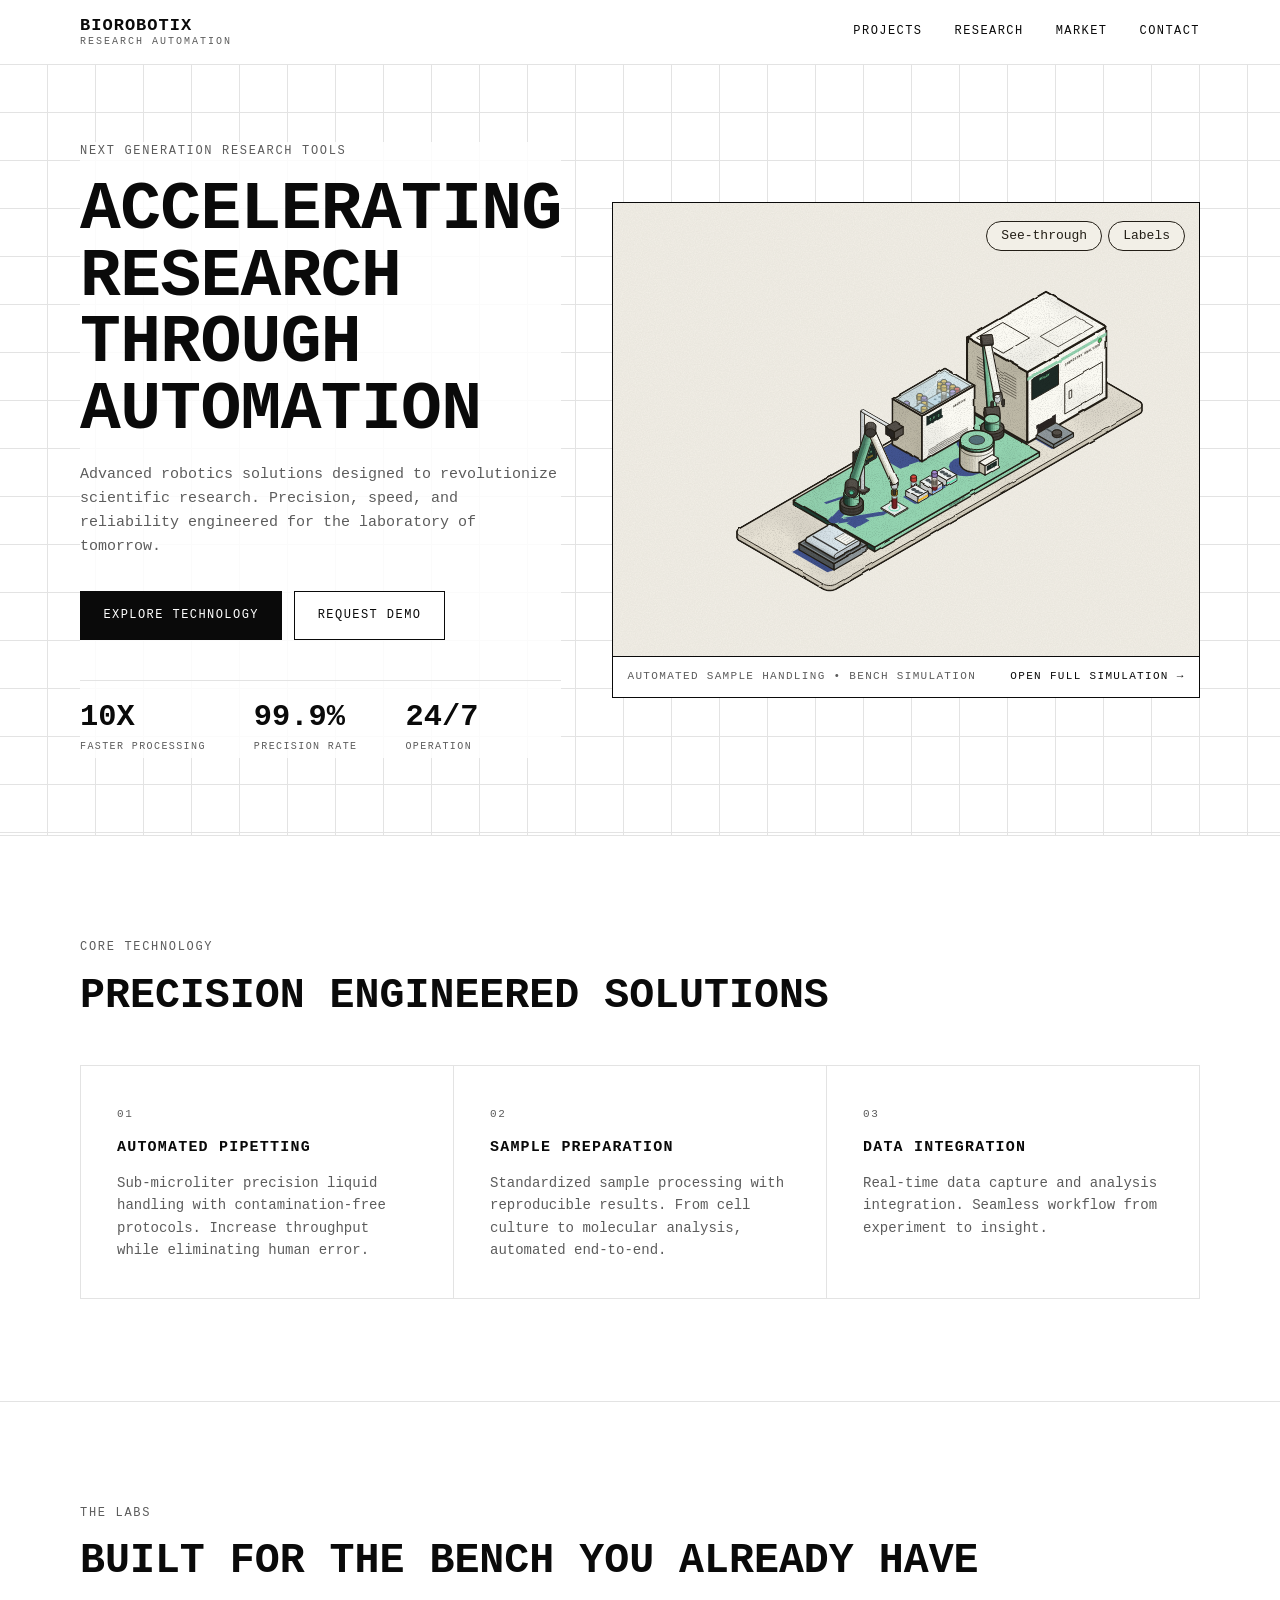
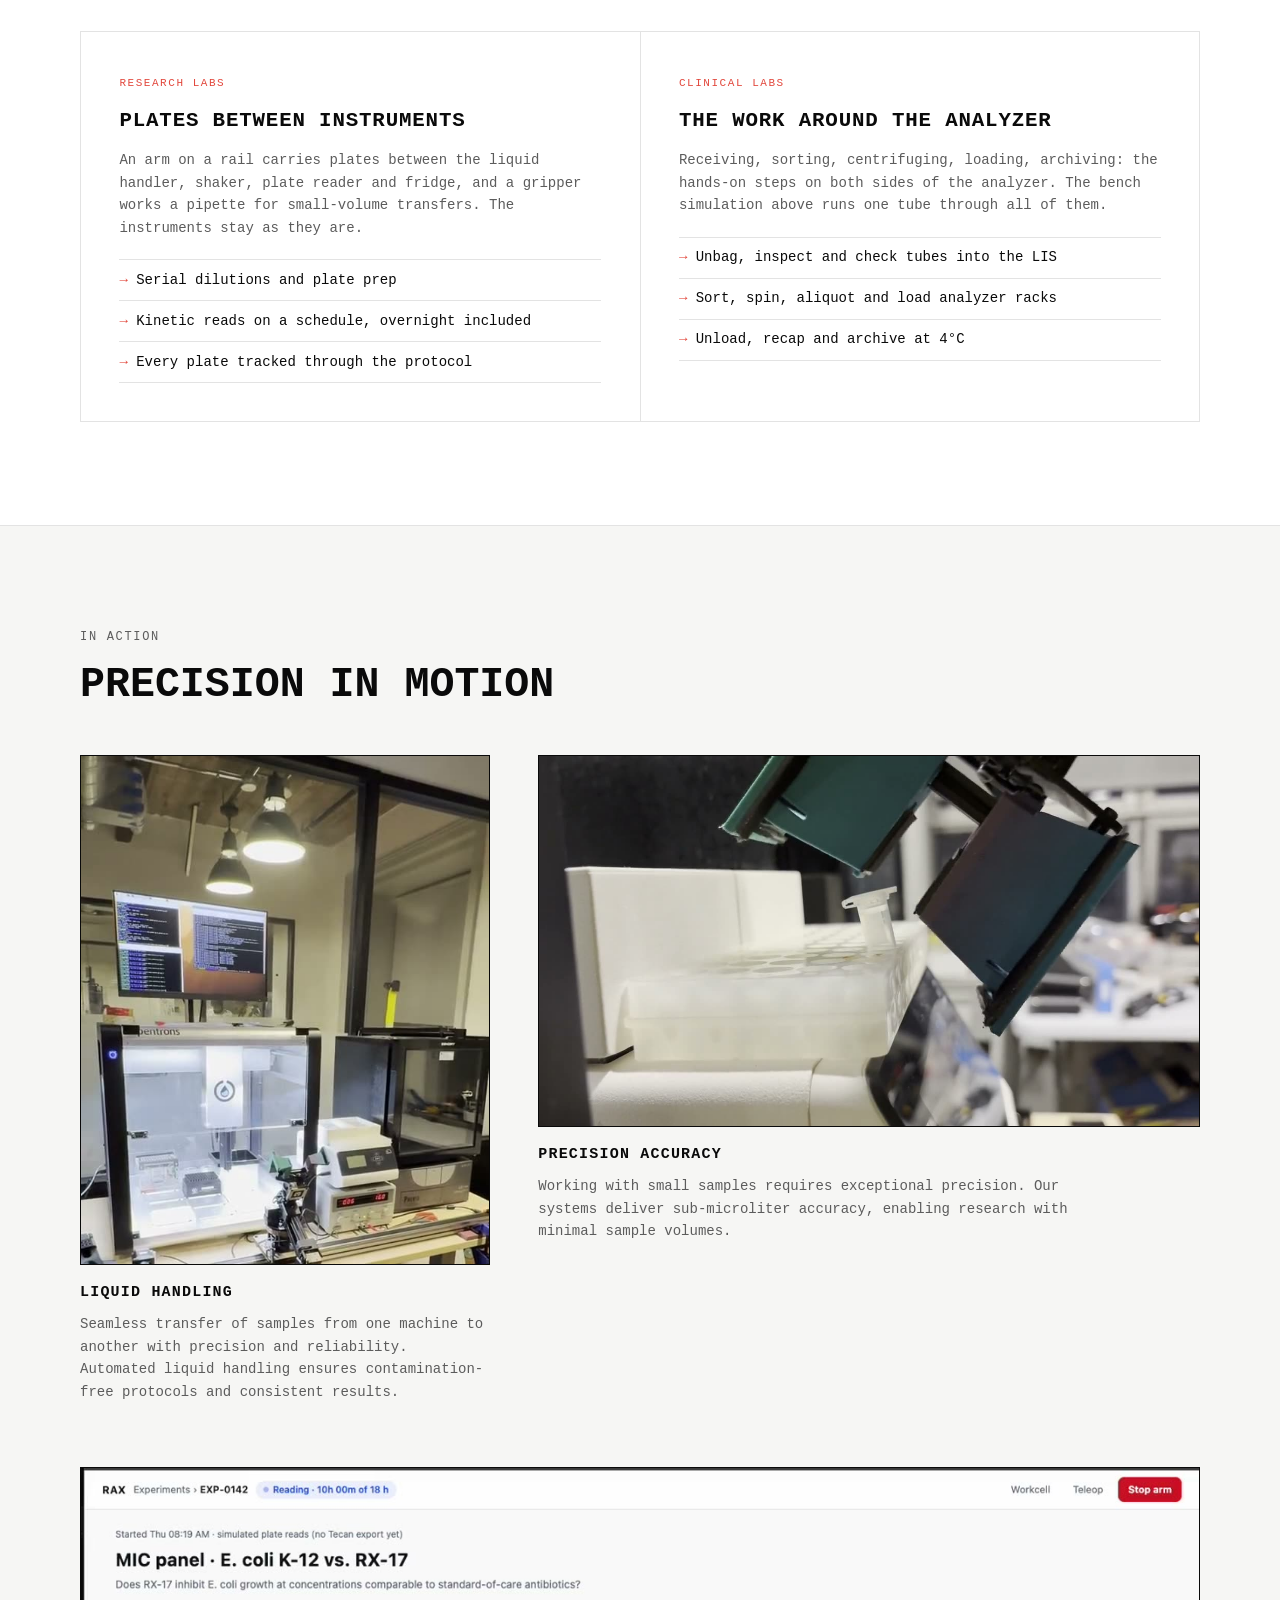
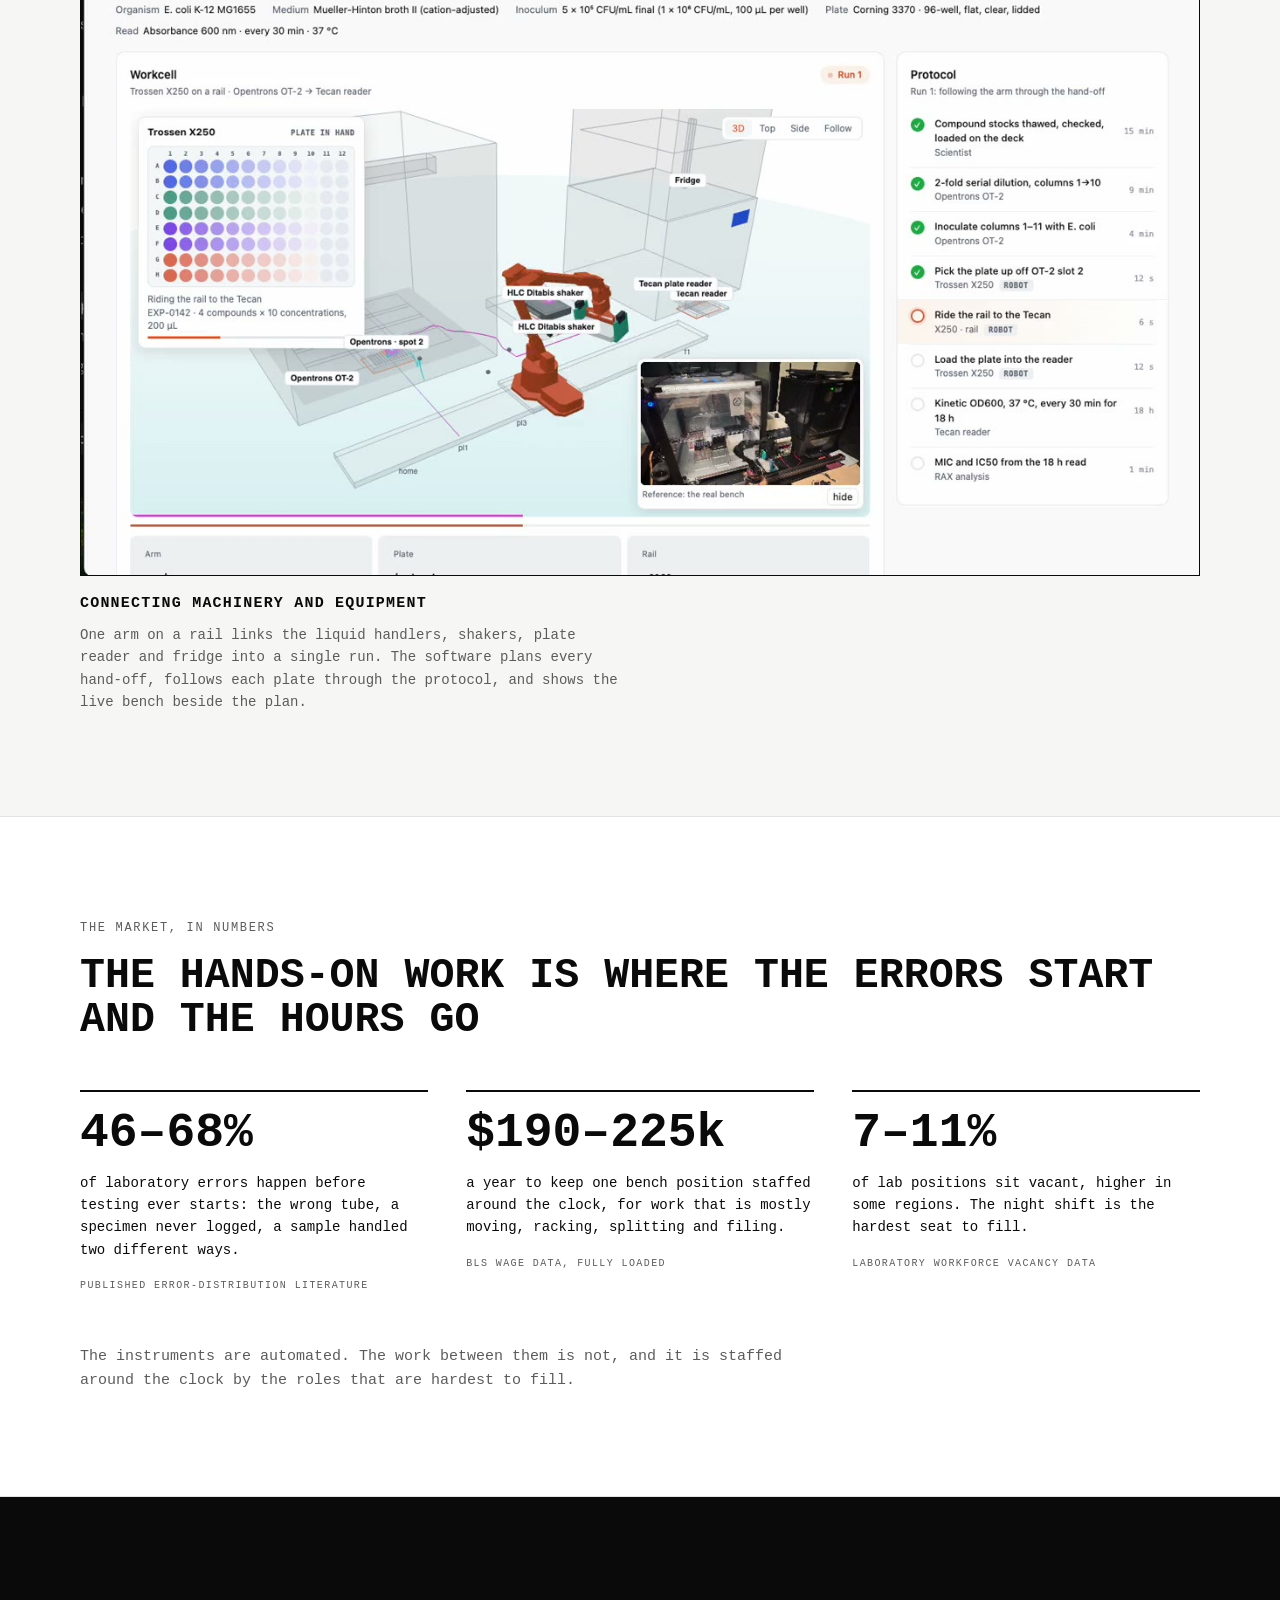
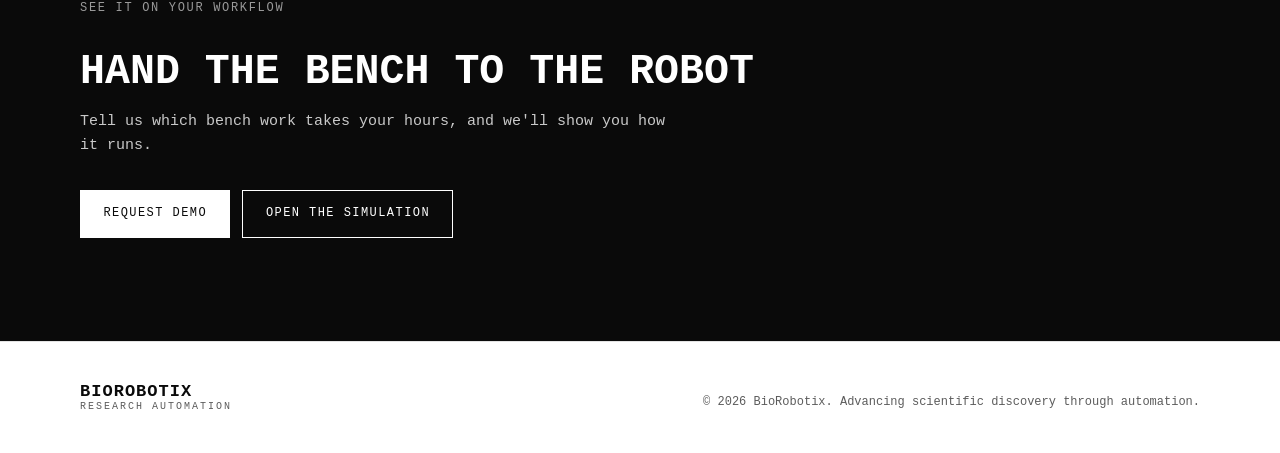
<file: index.html>
<!doctype html>
<html lang="en">
<head>
<meta charset="utf-8">
<meta name="viewport" content="width=device-width,initial-scale=1">
<title>BioRobotix - Accelerating Research Through Automation</title>
<meta name="description" content="BioRobotix: Advanced robotics solutions to speed up research and automation. Cutting-edge technology for scientific advancement.">
<meta name="author" content="BioRobotix">
<meta property="og:title" content="BioRobotix - Accelerating Research Through Automation">
<meta property="og:description" content="Advanced robotics solutions to speed up research and automation. Cutting-edge technology for scientific advancement.">
<meta property="og:type" content="website">
<meta property="og:image" content="assets/og.png">
<meta name="twitter:card" content="summary_large_image">
<meta name="twitter:site" content="@biorobotix">
<meta name="twitter:image" content="assets/og.png">
<link rel="icon" type="image/svg+xml" href="assets/favicon.svg">
<link rel="alternate icon" type="image/x-icon" href="assets/favicon.ico">
<link rel="stylesheet" href="assets/style.css?v=5">
</head>
<body>

<header class="top">
  <div class="wrap">
    <a class="brand" href="index.html"><b>BIOROBOTIX</b><span>RESEARCH AUTOMATION</span></a>
    <nav class="nav">
      <a href="technology.html">Projects</a>
      <a href="#research">Research</a>
      <a href="#market">Market</a>
      <a href="https://calendly.com/arforoug/30min">Contact</a>
    </nav>
  </div>
</header>

<main>
<section class="hero">
  <div class="wrap">
    <div class="hero-copy">
      <p class="k">Next generation research tools</p>
      <h1>Accelerating<br>research<br>through<br>automation</h1>
      <p class="lead">Advanced robotics solutions designed to revolutionize scientific research. Precision, speed, and reliability engineered for the laboratory of tomorrow.</p>
      <div class="btns">
        <a class="btn solid" href="technology.html">Explore technology</a>
        <a class="btn" href="https://calendly.com/arforoug/30min">Request demo</a>
      </div>
      <div class="stats">
        <div><b>10X</b><span>Faster processing</span></div>
        <div><b>99.9%</b><span>Precision rate</span></div>
        <div><b>24/7</b><span>Operation</span></div>
      </div>
    </div>

    <figure class="bench">
      <div class="bench-frame">
        <iframe src="bench.html?embed=scroll" scrolling="no" title="Animated lab bench: two robot arms take one sample tube from the courier bag to the archive fridge"></iframe>
      </div>
      <figcaption><span>Automated sample handling &bull; bench simulation</span><a href="bench.html">Open full simulation &rarr;</a></figcaption>
    </figure>
  </div>
</section>

<section class="sec">
  <div class="wrap">
    <p class="k">Core technology</p>
    <h2>Precision engineered solutions</h2>
    <div class="cards">
      <div class="card"><span class="n">01</span><h3>Automated pipetting</h3><p>Sub-microliter precision liquid handling with contamination-free protocols. Increase throughput while eliminating human error.</p></div>
      <div class="card"><span class="n">02</span><h3>Sample preparation</h3><p>Standardized sample processing with reproducible results. From cell culture to molecular analysis, automated end-to-end.</p></div>
      <div class="card"><span class="n">03</span><h3>Data integration</h3><p>Real-time data capture and analysis integration. Seamless workflow from experiment to insight.</p></div>
    </div>
  </div>
</section>

<section class="sec" id="labs">
  <div class="wrap">
    <p class="k">The labs</p>
    <h2>Built for the bench you already have</h2>
    <div class="labs">
      <article class="lab">
        <span class="n">Research labs</span>
        <h3>Plates between instruments</h3>
        <p>An arm on a rail carries plates between the liquid handler, shaker, plate reader and fridge, and a gripper works a pipette for small-volume transfers. The instruments stay as they are.</p>
        <ul><li>Serial dilutions and plate prep</li><li>Kinetic reads on a schedule, overnight included</li><li>Every plate tracked through the protocol</li></ul>
      </article>
      <article class="lab">
        <span class="n">Clinical labs</span>
        <h3>The work around the analyzer</h3>
        <p>Receiving, sorting, centrifuging, loading, archiving: the hands-on steps on both sides of the analyzer. The bench simulation above runs one tube through all of them.</p>
        <ul><li>Unbag, inspect and check tubes into the LIS</li><li>Sort, spin, aliquot and load analyzer racks</li><li>Unload, recap and archive at 4&deg;C</li></ul>
      </article>
    </div>
  </div>
</section>

<section class="sec soft" id="research">
  <div class="wrap">
    <p class="k">In action</p>
    <h2>Precision in motion</h2>
    <div class="clips">
      <figure class="clip tall">
        <video src="assets/to-fridge.mp4?v=2" poster="assets/to-fridge.jpg?v=2" muted loop playsinline preload="none"></video>
        <figcaption><h3>Liquid handling</h3><p>Seamless transfer of samples from one machine to another with precision and reliability. Automated liquid handling ensures contamination-free protocols and consistent results.</p></figcaption>
      </figure>
      <div class="stack">
        <figure class="clip wide">
          <video src="assets/accuracy.mp4" poster="assets/accuracy.jpg" muted loop playsinline preload="none"></video>
          <figcaption><h3>Precision accuracy</h3><p>Working with small samples requires exceptional precision. Our systems deliver sub-microliter accuracy, enabling research with minimal sample volumes.</p></figcaption>
        </figure>
      </div>
    </div>
    <figure class="clip full">
      <video src="assets/connect.mp4" poster="assets/connect.jpg" muted loop playsinline preload="none"></video>
      <figcaption><h3>Connecting machinery and equipment</h3><p>One arm on a rail links the liquid handlers, shakers, plate reader and fridge into a single run. The software plans every hand-off, follows each plate through the protocol, and shows the live bench beside the plan.</p></figcaption>
    </figure>
  </div>
</section>

<section class="sec" id="market">
  <div class="wrap">
    <p class="k">The market, in numbers</p>
    <h2>The hands-on work is where the errors start and the hours go</h2>
    <dl class="nums">
      <div><dt>46&ndash;68%</dt><dd><p>of laboratory errors happen before testing ever starts: the wrong tube, a specimen never logged, a sample handled two different ways.</p><span>Published error-distribution literature</span></dd></div>
      <div><dt>$190&ndash;225k</dt><dd><p>a year to keep one bench position staffed around the clock, for work that is mostly moving, racking, splitting and filing.</p><span>BLS wage data, fully loaded</span></dd></div>
      <div><dt>7&ndash;11%</dt><dd><p>of lab positions sit vacant, higher in some regions. The night shift is the hardest seat to fill.</p><span>Laboratory workforce vacancy data</span></dd></div>
    </dl>
    <p class="nums-note">The instruments are automated. The work between them is not, and it is staffed around the clock by the roles that are hardest to fill.</p>
  </div>
</section>

<section class="sec cta">
  <div class="wrap">
    <p class="k">See it on your workflow</p>
    <h2>Hand the bench to the robot</h2>
    <p>Tell us which bench work takes your hours, and we'll show you how it runs.</p>
    <div class="btns"><a class="btn solid" href="https://calendly.com/arforoug/30min">Request demo</a><a class="btn" href="bench.html">Open the simulation</a></div>
  </div>
</section>
</main>

<footer class="foot">
  <div class="wrap">
    <a class="brand" href="index.html"><b>BIOROBOTIX</b><span>RESEARCH AUTOMATION</span></a>
    <p>&copy; 2026 BioRobotix. Advancing scientific discovery through automation.</p>
  </div>
</footer>

<script>
/* Clips play while on screen. */
(function(){
  var vids = document.querySelectorAll('.clip video');
  if(!('IntersectionObserver' in window)) return;
  var io = new IntersectionObserver(function(es){
    es.forEach(function(e){ if(e.isIntersecting) e.target.play().catch(function(){}); else e.target.pause(); });
  }, {threshold:.35});
  vids.forEach(function(v){ io.observe(v); });
})();

/* The bench animation plays its whole run on a loop while it is on screen, and holds still off screen. */
(function(){
  var f = document.querySelector('.bench iframe');
  if(!f) return;
  var ready = false, visible = false;
  function post(m){ if(f.contentWindow) f.contentWindow.postMessage(m, '*'); }
  window.addEventListener('message', function(e){
    if(e.source !== f.contentWindow || !e.data) return;
    if(e.data.twinH){ f.style.height = Math.max(280, Math.min(700, e.data.twinH)) + 'px'; return; }   /* the frame fits the figure */
    if(e.data.twinReady){ ready = true; post({twinHold: visible ? 0 : 1}); if(visible) post({twinRun:1}); }
  });
  new IntersectionObserver(function(es){
    visible = es[0].isIntersecting;
    if(ready){ post({twinHold: visible ? 0 : 1}); if(visible) post({twinRun:1}); }
  }, {threshold:.2}).observe(f);
  /* twinRun does nothing mid-run and starts over once the run has finished */
  setInterval(function(){ if(ready && visible) post({twinRun:1}); }, 1500);
  f.addEventListener('load', function(){ post({twinPing:1}); });
})();
</script>
</body>
</html>
</file>
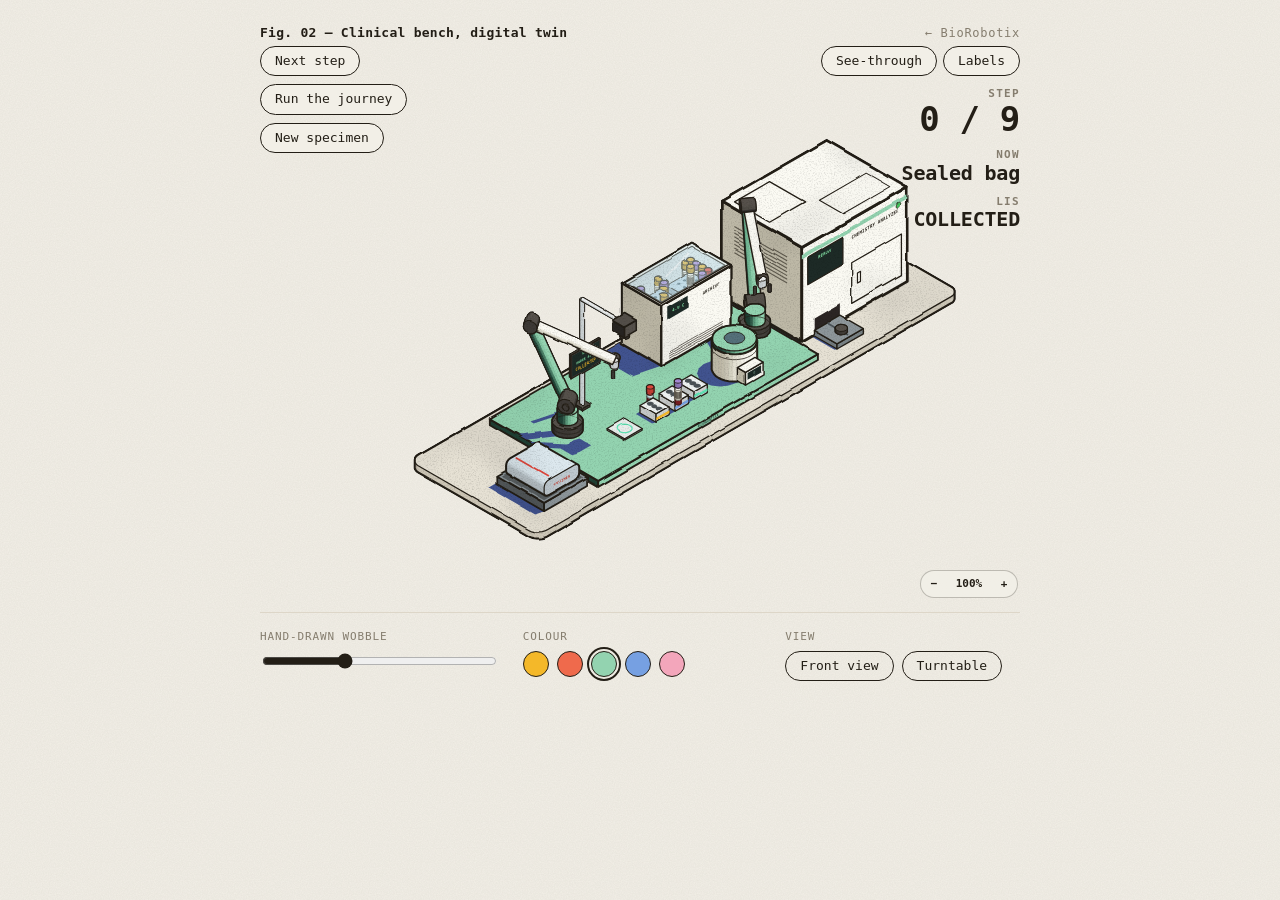
<file: bench.html>
<!doctype html>
<html lang="en"><head><meta charset="utf-8"><meta name="viewport" content="width=device-width,initial-scale=1">
<title>Bench simulation · BioRobotix</title><style>.mcap{display:none!important}@media (max-width:560px){.stat .v{font-size:20px!important}.stats{align-items:flex-end}}@media (min-width:561px){.vset{top:4px!important}#stats{top:var(--vset-h,44px)!important}}</style><style>@media (max-width:560px){body > header{display:none}}</style><script>window.FIG_A = () => innerWidth <= 560 ? 1.1 : .75;</script><script>window.LBL_U = () => { if (innerWidth > 560) return 0; const s = document.getElementById("fig"); return s && s.clientWidth && s.viewBox.baseVal.width ? s.viewBox.baseVal.width / s.clientWidth : 0; };</script><meta name="description" content="An interactive digital twin of a clinical lab bench: two arms take one sample tube from the courier bag through the centrifuge and analyzer to the archive fridge."><link rel="icon" href="assets/favicon.svg" type="image/svg+xml"></head><body>
<script>
/* ============================================================
   Colorfigures core: projection, shapes, shading, ink, labels, page shell.
   A figure page includes this file (scripts/build.py inlines it), then calls mountFigure({...}).
   See SKILL.md for the drawing contract and conventions.
   One fixed view (front-left-top) and one fixed light (from above, behind the viewer's right shoulder: the front is lit,
   the left side is in shade, and cast shadows fall toward the lower left of the screen).
   ============================================================ */

/* ---------- palettes ---------- */
const PALS = {
  mustard: { l:'#f4b829', m:'#d49c1f', d:'#4e4a18' },
  tomato:  { l:'#ef6a4c', m:'#cf5038', d:'#4a2219' },
  mint:    { l:'#93d3b0', m:'#71b693', d:'#1f4034' },
  cobalt:  { l:'#76a0e2', m:'#5a82c6', d:'#1c2948' },
  blush:   { l:'#f3a6bb', m:'#d8869c', d:'#4b2430' },
};
const METAL   = { l:'#eef0f0', m:'#c6ccce', d:'#8f989b' };
const CLEAR   = { l:'#e4f2f4', m:'#c4dfe4', d:'#97b9c0' };
const CERAMIC = { l:'#fbfaf3', m:'#e3e0d2', d:'#bdb8a6' };
const DARK    = { l:'#55504a', m:'#3d3935', d:'#272421' };
const INK = '#231e16';
const SHADOW = '#41538f';

/* ---------- projection (x = depth toward viewer-right, y = toward viewer-left, z = up) ---------- */
const C = Math.cos(Math.PI/6), S = Math.sin(Math.PI/6);
let OX = 0, OY = 0;
/* Free orthographic camera (internal names start with CAM_ / cam so they never clash with a figure's own names). YAW turns the viewer around the vertical axis (45° = the classic front-left view),
   PITCH is how far it looks down (35.26° = true isometric). At the defaults P() is exactly the old isometric
   projection, so every figure drawn for it still lines up. Drag the figure to orbit; double-click to reset.
   rotV(n) maps a world direction into the default view's frame, so vis / tone / any "sum of rotV > 0" test keep
   working at every angle: the viewer is always (1,1,1) and the light stays put relative to the viewer. */
let VIEW = 0, RC = [0, 0], RCZ = 0;
const VIEW_NAMES = ['front', 'left side', 'back', 'right side'];
const TURNS = [0, 2];
const YAW0 = 45, PITCH0 = Math.atan(1/Math.SQRT2) * 180/Math.PI, CAM_K = Math.sqrt(1.5);
let YAW = YAW0, PITCH = PITCH0, CAM_R, CAM_U, CAM_V, CAM_D;                       // right, up, toward viewer, screen-down
const camBasis = (yaw, pitch) => { const t = yaw*Math.PI/180, p = pitch*Math.PI/180, ct = Math.cos(t), st = Math.sin(t), cp = Math.cos(p), sp2 = Math.sin(p);
  return { R:[st,-ct,0], U:[-sp2*ct,-sp2*st,cp], V:[cp*ct,cp*st,sp2] }; };
const CAM_B0 = camBasis(YAW0, PITCH0);
// CAM_LIM: how far (deg) the camera may turn either side of the front view; null = all the way round (set per figure)
let CAM_LIM = null;
function setCam(yaw, pitch){ YAW = CAM_LIM == null ? yaw : Math.max(YAW0 - CAM_LIM, Math.min(YAW0 + CAM_LIM, yaw));
  PITCH = CAM_LIM == null ? Math.max(6, Math.min(78, pitch)) : Math.max(15, Math.min(62, pitch)); const b = camBasis(YAW, PITCH); CAM_R = b.R; CAM_U = b.U; CAM_V = b.V; CAM_D = CAM_U.map(v => -v); }
setCam(YAW0, PITCH0);
const camDot = (a,b) => a[0]*b[0]+a[1]*b[1]+a[2]*b[2];
const rotV = n => { const r = camDot(n,CAM_R), u = camDot(n,CAM_U), v = camDot(n,CAM_V); return [0,1,2].map(i => CAM_B0.R[i]*r + CAM_B0.U[i]*u + CAM_B0.V[i]*v); };
// the light's ground direction turns with the viewer's yaw only (shadows always fall toward the lower left of the screen)
const yawTurn = ([x,y]) => { const t = (YAW - YAW0)*Math.PI/180, c = Math.cos(t), s = Math.sin(t); return [x*c - y*s, x*s + y*c]; };
const rotXY = (x,y) => [x, y];                                                // kept for old callers
const P0 = (x,y,z) => [(x-y)*C + OX, (x+y)*S - z + OY];                       // raw iso
const P  = (x,y,z) => { const q = [x-RC[0], y-RC[1], z-RCZ];
  return [CAM_K*camDot(q,CAM_R) + (RC[0]-RC[1])*C + OX, CAM_K*camDot(q,CAM_D) + (RC[0]+RC[1])*S - RCZ + OY]; };
const Dv = (x,y,z) => [CAM_K*camDot([x,y,z],CAM_R), CAM_K*camDot([x,y,z],CAM_D)];
// distance toward the viewer: draw parts with smaller depth first
const depthOf = p => camDot(p, CAM_V);
// sort [{at:[x,y,z], svg}] back-to-front for the current camera. A part may also give box:[[x0,y0,z0],[x1,y1,z1]]:
// when two boxes are separated along x, y or z, the one on the viewer's side goes last (a centre point alone gets long
// or wrapping parts wrong: a pole beside a row of keys, a spout reaching past a cup).
const boxMid = b => [0,1,2].map(k => (b[0][k] + b[1][k]) / 2);
const sepOrder = (p, q) => { if (!p.box || !q.box) return 0;
  for (let k = 0; k < 3; k++){ if (p.box[1][k] <= q.box[0][k] + 1e-6) return CAM_V[k] >= 0 ? -1 : 1; if (q.box[1][k] <= p.box[0][k] + 1e-6) return CAM_V[k] >= 0 ? 1 : -1; }
  return 0; };
const byDepth = parts => parts.filter(Boolean).sort((p,q) => sepOrder(p,q) || (depthOf(p.at || boxMid(p.box)) - depthOf(q.at || boxMid(q.box)))).map(p => p.svg).join('');
// the half of a vertical ring that faces the viewer / is turned away, as [from, to] angles in degrees (0 = +x, 90 = +y)
const nearHalf = () => [YAW - 90, YAW + 90], farHalf = () => [YAW + 90, YAW + 270];
// an open container (cup, bin, cone, drum) between two rings: far inner wall, then its contents, then the near outer wall
const openShell = (A, B, colour, contents = '') => loft(A, B, colour, true) + contents + loft(A, B, colour);
const f  = v => v.toFixed(1);
const pd = (pts, close=true) => 'M' + pts.map(p => { const q = P(p[0],p[1],p[2]); return f(q[0])+' '+f(q[1]); }).join('L') + (close ? 'Z' : '');
const sp = pts => 'M' + pts.map(q => f(q[0])+' '+f(q[1])).join('L') + 'Z';

/* ---------- 2D shapes in a plane's (u,v) coords (v up), mapped to 3D by a plane ---------- */
const arcUV  = (cu,cv,r,a0,a1,n=7) => { const o=[]; for (let i=0;i<=n;i++){ const a=(a0+(a1-a0)*i/n)*Math.PI/180; o.push([cu+r*Math.cos(a), cv+r*Math.sin(a)]); } return o; };
const rrUV   = (u0,v0,u1,v1,r,n=7) => r <= 0 ? rectUV(u0,v0,u1,v1) : [...arcUV(u1-r,v0+r,r,-90,0,n), ...arcUV(u1-r,v1-r,r,0,90,n), ...arcUV(u0+r,v1-r,r,90,180,n), ...arcUV(u0+r,v0+r,r,180,270,n)];
const rectUV = (u0,v0,u1,v1) => [[u0,v0],[u1,v0],[u1,v1],[u0,v1]];
const ellUV  = (cu,cv,ru,rv,n=24) => Array.from({length:n}, (_,i) => { const a=i/n*2*Math.PI; return [cu+ru*Math.cos(a), cv+rv*Math.sin(a)]; });
const PX = x => ([u,v]) => [x,u,v];      // front-facing plane x = const   (u = y, v = z)
const PY = y => ([u,v]) => [u,y,v];      // side plane y = const           (u = x, v = z)
const PZ = z => ([u,v]) => [u,v,z];      // horizontal plane z = const     (u = x, v = y)
const on = (plane, uv) => uv.map(plane);

/* ---------- vectors + shading ---------- */
const sub=(a,b)=>[a[0]-b[0],a[1]-b[1],a[2]-b[2]], dot=(a,b)=>a[0]*b[0]+a[1]*b[1]+a[2]*b[2];
const cross=(a,b)=>[a[1]*b[2]-a[2]*b[1], a[2]*b[0]-a[0]*b[2], a[0]*b[1]-a[1]*b[0]];
const norm=a=>{ const l=Math.hypot(...a)||1; return a.map(v=>v/l); };
const avg=ps=>ps.reduce((s,p)=>[s[0]+p[0]/ps.length,s[1]+p[1]/ps.length,s[2]+p[2]/ps.length],[0,0,0]);
const vis = n => { const r = rotV(n); return r[0]+r[1]+r[2] > 1e-6; };   // viewer looks from (+1,+1,+1) after the turn
const facing = vis;                                                       // readable alias: is this face toward the viewer?
const SHADOW_K = 0.85, AZ_MIN = 20, AZ_MAX = 160;
// cast shadows are drawn shorter than the shading light implies (0.45 × height instead of 0.85 ×): long shadows of tall
// parts on thin supports (a lamp shade, a fan head) land far from the object and read as separate blobs
const SHADOW_LEN = 0.45;
let L = [0,0,1], SH = [0,0];
function setLight(deg){ const a=deg*Math.PI/180; SH=[SHADOW_K*Math.cos(a), SHADOW_K*Math.sin(a)]; L=norm([-SH[0],-SH[1],1]); }
const LIN = norm([.6,.2,1]);                       // fixed light for interiors / small props
// Three flat tones, but blended across a narrow band at each step, so a face that turns past a threshold while the
// figure rotates fades between tones instead of snapping (at rest almost every face still sits on a pure tone).
const SOFT = .18;
const step3 = (d, hi, lo, m) => { const ss = (a, b, x) => { const k = Math.min(1, Math.max(0, (x - a)/(b - a))); return k*k*(3 - 2*k); };
  const a = ss(hi - SOFT, hi + SOFT, d), b = ss(lo - SOFT, lo + SOFT, d);
  return a >= 1 ? m.l : b <= 0 ? m.d : a > 0 ? mix(m.m, m.l, a) : b < 1 ? mix(m.d, m.m, b) : m.m; };
const tone  = (n,m) => step3(dot(rotV(n),L),   -.15, -.45, m);   // exterior, follows the sun
const toneI = (n,m) => step3(dot(rotV(n),LIN),  .6,   .05, m);   // interior / props
const mix = (a,b,t) => '#' + [1,3,5].map(i => Math.round(parseInt(a.substr(i,2),16)*(1-t) + parseInt(b.substr(i,2),16)*t).toString(16).padStart(2,'0')).join('');
const matOf = hex => ({ l:hex, m:mix(hex,'#000000',.16), d:mix(hex,'#000000',.42) });
const ease = t => t<.5 ? 2*t*t : 1-Math.pow(-2*t+2,2)/2;

/* ---------- drawing primitives (all return SVG strings) ---------- */
const ink   = (d,w=1.0) => `<path d="${d}" fill="none" stroke="${INK}" stroke-width="${w}" stroke-linejoin="round" stroke-linecap="round"/>`;
const fill  = (d,c,extra='') => `<path d="${d}" fill="${c}" ${extra}/>`;
const face  = (d,c) => `<path d="${d}" fill="${c}" stroke="${c}" stroke-width=".7" stroke-linejoin="round"/>`;
const shape = (pts,c,w=.9) => fill(pd(pts),c) + (w ? ink(pd(pts),w) : '');
const line  = (pts,w=.9) => ink(pd(pts,false),w);
// Loft between two rings of equal length (closed). colour(n) picks each strip's fill; flip = seen from inside.
function loft(A, B, colour, flip=false){
  const n=A.length, cen=avg(A.concat(B)); let s='';
  for (let i=0;i<n;i++){
    const a0=A[i], a1=A[(i+1)%n], b1=B[(i+1)%n], b0=B[i];
    let nr = norm(cross(sub(a1,a0), sub(b0,a0)));
    if (!isFinite(nr[0])) continue;
    if (dot(nr, sub(avg([a0,a1,b1,b0]), cen)) < 0) nr = nr.map(v=>-v);
    if (flip) nr = nr.map(v=>-v);
    if (vis(nr)) s += face(pd([a0,a1,b1,b0]), colour(nr));
  }
  return s;
}
function hull(pts){
  pts = pts.slice().sort((a,b)=>a[0]-b[0]||a[1]-b[1]);
  const cr=(o,a,b)=>(a[0]-o[0])*(b[1]-o[1])-(a[1]-o[1])*(b[0]-o[0]); const lo=[], up=[];
  for (const p of pts){ while(lo.length>=2 && cr(lo[lo.length-2],lo[lo.length-1],p)<=0) lo.pop(); lo.push(p); }
  for (const p of pts.reverse()){ while(up.length>=2 && cr(up[up.length-2],up[up.length-1],p)<=0) up.pop(); up.push(p); }
  lo.pop(); up.pop(); return lo.concat(up);
}
// Silhouette ink, weighted by how thick the part is on screen (like a hand inker): the w you pass is the most it gets.
// Thickness = 2 × area / perimeter of the outline (a rod's diameter, about half a box's width), as a share of the
// frame width. A long thin rod, a handle or a knob stays light (~1–1.5); a grinder, kettle or machine body gets the
// heavy ~2.4–2.8. Thin parts stay thin and parts keep air between them.
const hullInk = (pts3, w=1.4) => { const h = hull(pts3.map(p=>P(...p))); let a = 0, per = 0;
  for (let i = 0; i < h.length; i++){ const p = h[i], q = h[(i+1) % h.length]; a += p[0]*q[1] - q[0]*p[1]; per += Math.hypot(q[0]-p[0], q[1]-p[1]); }
  const thick = per ? Math.abs(a) / per / (INK_K * INK_REF_VB) : 0;
  return ink(sp(h), Math.min(w, .9 + 20*thick)); };
// Axis-aligned box: three visible faces, shaded, each outlined. shade = tone (sunlit) or toneI (interior).
function box(x0,y0,z0,x1,y1,z1,m,shade=toneI,w=.9){
  // all six faces, drawn only when they face the viewer (sides first, then top) — correct in every VIEW
  const F = [
    [[0,1,0],  [[x0,y1,z0],[x1,y1,z0],[x1,y1,z1],[x0,y1,z1]]],
    [[1,0,0],  [[x1,y0,z0],[x1,y1,z0],[x1,y1,z1],[x1,y0,z1]]],
    [[0,-1,0], [[x0,y0,z0],[x1,y0,z0],[x1,y0,z1],[x0,y0,z1]]],
    [[-1,0,0], [[x0,y0,z0],[x0,y1,z0],[x0,y1,z1],[x0,y0,z1]]],
    [[0,0,1],  [[x0,y0,z1],[x1,y0,z1],[x1,y1,z1],[x0,y1,z1]]] ];
  return F.filter(([n]) => vis(n)).map(([n,q]) => shape(q, shade(n,m), w)).join('');
}
// Rounded-profile extrusion: profile (u=y, v=z) swept along x from x0 to x1. Body of most machines.
function extrude(profileUV, x0, x1, m, shade=tone){ return loft(on(PX(x0),profileUV), on(PX(x1),profileUV), n=>shade(n,m)); }
// Vertical cylinder (axis z) centred (x,y), radius r from z0 to z1, with top cap.
function cyl(x,y,z0,z1,r,m,shade=toneI,w=1.2,n=24){
  const A=on(PZ(z0),ellUV(x,y,r,r,n)), B=on(PZ(z1),ellUV(x,y,r,r,n));
  return loft(A,B,nr=>shade(nr,m)) + fill(pd(B),shade([0,0,1],m)) + hullInk([...A,...B],w) + ink(pd(B),w*.8);
}
// Cylinder lying along x (e.g. a knob or dial sticking out of a front face): centred (y,z), from x0 to x1.
function cylX(x0,x1,y,z,r,m,shade=toneI,w=1.1,n=20){
  const A=on(PX(x0),ellUV(y,z,r,r,n)), B=on(PX(x1),ellUV(y,z,r,r,n));
  // cap on whichever end faces the viewer (the +x end in VIEW 0)
  const capB = vis([1,0,0]), cap = capB ? B : A, cn = capB ? [1,0,0] : [-1,0,0];
  return loft(A,B,nr=>shade(nr,m)) + (vis(cn) ? fill(pd(cap),shade(cn,m)) : '') + hullInk([...A,...B],w) + (vis(cn) ? ink(pd(cap),w*.8) : '');
}
// Cylinder between any two 3D points a and b (a lamp arm, a rod, a pipe at an angle, a handle bar), radius r.
// The end facing the viewer gets a cap. For a tapered part (a cone, a lamp shade) pass r1 for the radius at b.
function rod(a, b, r, m, shade=toneI, w=1, r1=r, n=16){
  const d = norm(sub(b, a)), u = norm(cross(d, Math.abs(d[2]) < .9 ? [0,0,1] : [1,0,0])), v = cross(d, u);
  const ring = (p, rr) => Array.from({length:n}, (_,i) => { const t = i/n*2*Math.PI, c = Math.cos(t)*rr, s2 = Math.sin(t)*rr;
    return [p[0] + u[0]*c + v[0]*s2, p[1] + u[1]*c + v[1]*s2, p[2] + u[2]*c + v[2]*s2]; });
  const A = ring(a, r), B = ring(b, r1), capB = vis(d), cap = capB ? B : A, cn = capB ? d : d.map(x => -x);
  return loft(A, B, nr => shade(nr, m)) + (Math.max(r, r1) > 0 ? fill(pd(cap), shade(cn, m)) + ink(pd(cap), w*.8) : '') + hullInk([...A, ...B], w);
}
// Text lying flat on a front plane x = const, centred at (y,z) baseline; reads left-to-right on screen.
// text sits on a face: if its reading direction comes out mirrored (or edge-on), that face is turned away, so the text is hidden
const txM = (o, U, V) => (U[0]*V[1] - U[1]*V[0]) <= .02 * Math.hypot(...U) * Math.hypot(...V) ? `matrix(0 0 0 0 ${f(o[0])} ${f(o[1])})` : `matrix(${U[0].toFixed(4)} ${U[1].toFixed(4)} ${V[0].toFixed(4)} ${V[1].toFixed(4)} ${f(o[0])} ${f(o[1])})`;
const tx = (x,y,z,str,size,col=INK,weight=700) => { const o=P(x,y,z);
  return `<text transform="${txM(o, Dv(0,-1,0), Dv(0,0,-1))}" font-size="${size}" fill="${col}" text-anchor="middle" font-family="ui-monospace,Menlo,monospace" font-weight="${weight}" letter-spacing=".04em">${str}</text>`; };
// Text on a side plane y = const, centred at (x,z).
const txY = (x,y,z,str,size,col=INK,weight=700) => { const o=P(x,y,z);
  return `<text transform="${txM(o, Dv(1,0,0), Dv(0,0,-1))}" font-size="${size}" fill="${col}" text-anchor="middle" font-family="ui-monospace,Menlo,monospace" font-weight="${weight}" letter-spacing=".04em">${str}</text>`; };
// Cast shadow of a set of 3D points (any outline of the object), pushed along the light onto z = 0.
// the light stays put relative to the viewer, so the shadow is cast in turned coordinates
// z0: the surface it falls on (a board, a counter); clip it to that surface with clipTo(...) if it could spill off.
// clip: the 3D outline of the surface it falls on (e.g. boardTop(...)), so it can't spill over the edge.
const castShadow = (pts3, z0=0, clip=null) => { const k = SHADOW_LEN / SHADOW_K, [sx, sy] = yawTurn(SH);
  const s = fill(sp(hull(pts3.map(([x,y,z]) => P(x+(z-z0)*sx*k, y+(z-z0)*sy*k, z0)))), SHADOW);
  return clip ? clipTo(clip, s) : s; };
// A board for the object to stand on (a tray, a desk top, a counter): a rounded slab from (x0,y0) to (x1,y1), h thick.
// Draw it first; then castShadow(points, h, boardTop(x0,y0,x1,y1,h,r)) so shadows lie on it and stop at its edge.
const BOARD = { l:'#e6e1d4', m:'#cfc8b8', d:'#aaa293' }, WOOD = { l:'#d9a86c', m:'#bf8a4f', d:'#8e6236' };
const boardTop = (x0,y0,x1,y1,h=3,r=5) => on(PZ(h), rrUV(x0,y0,x1,y1,r));
function board(x0,y0,x1,y1,h=3,r=5,m=BOARD){
  const A = on(PZ(0), rrUV(x0,y0,x1,y1,r)), B = boardTop(x0,y0,x1,y1,h,r);
  return loft(A, B, n => toneI(n, m)) + fill(pd(B), m.l) + ink(pd(B), 1) + hullInk([...A, ...B], 1.8);
}
// Group helpers: clickable target, clip to an opening.
const act  = (name, inner, data='') => `<g data-act="${name}" ${data}>${inner}</g>`;
let _clipN = 0;
// Part label (for "how does it work" figures): a cream pill with a leader line to a 3D point on the part.
// dx, dy = where the pill sits, in screen units at the reference zoom (they scale with the figure like stroke widths).
// on = that part is working right now (the pill turns the accent colour). Labels can be hidden with the Labels switch.
function tag(p3, dx, dy, text, on=false){
  // on a phone (LBL_U = drawing units per screen px) the pill is a numbered badge and the names go in a legend under the figure
  const u = window.LBL_U ? LBL_U() : 0, n = ((window.__ln || (window.__ln = {}))[text] || (__ln[text] = Object.keys(__ln).length + 1));
  const k = INK_K, [X,Y] = P(...p3), fs = u ? 10*u : 8.6*k, h = u ? 17*u : fs*1.8, w = u ? h*(n > 9 ? 1.3 : 1) : text.length*fs*.62 + fs*1.5, cx = X + dx*k, cy = Y + dy*k;
  return `<g class="tag${on ? ' on' : ''}" data-n="${n}" data-t="${text}"><path d="M${f(X)} ${f(Y)}L${f(cx)} ${f(cy)}" fill="none" stroke="${INK}" stroke-width="1"/>`
    + `<circle cx="${f(X)}" cy="${f(Y)}" r="${f(1.3*k)}" fill="${INK}"/>`
    + `<rect x="${f(cx-w/2)}" y="${f(cy-h/2)}" width="${f(w)}" height="${f(h)}" rx="${f(h/2)}" fill="${on ? 'var(--accent,#f4b829)' : '#fff4d6'}" stroke="${INK}" stroke-width="1.2"/>`
    + `<text x="${f(cx)}" y="${f(cy+fs*.36)}" font-size="${f(fs)}" text-anchor="middle" font-family="ui-monospace,Menlo,monospace" font-weight="800" letter-spacing=".04em" fill="${INK}">${u ? n : text}</text></g>`;
}
const clipTo = (pts3, inner) => { const id = 'k' + (++_clipN); return `<clipPath id="${id}"><path d="${pd(pts3)}"/></clipPath><g clip-path="url(#${id})">${inner}</g>`; };

/* ---------- constant on-screen line weight ----------
   Stroke widths are written in model units, and each figure is zoomed to fill the frame, so a small
   object would get fat lines. INK_K rescales every stroke-width (and the wobble/grain filter) so all
   figures match the reference zoom of the booth / vending machine (viewBox ≈ 585 units wide). */
const INK_REF_VB = 585;
let INK_K = 1;
const inkScale = svg => INK_K === 1 ? svg : svg.replace(/stroke-width="([\d.]+)"/g, (_, w) => `stroke-width="${(+w * INK_K).toFixed(2)}"`);

/* ---------- page shell ---------- */
const CORE_CSS = `
  :root{--paper:#f2efe7;--ink:#231e16;--muted:#857d6e;--rule:#ddd6c8}
  *{box-sizing:border-box} html,body{margin:0;height:100%}
  body{background-color:var(--paper);
    background-image:url("data:image/svg+xml;utf8,<svg xmlns='http://www.w3.org/2000/svg' width='320' height='320'><filter id='p'><feTurbulence type='fractalNoise' baseFrequency='.85' numOctaves='3' stitchTiles='stitch'/><feColorMatrix values='0 0 0 0 .42  0 0 0 0 .39  0 0 0 0 .33  .16 0 0 0 0'/></filter><rect width='100%' height='100%' filter='url(%23p)'/></svg>");
    overflow-x:hidden;color:var(--ink);font:13px/1.4 ui-monospace,SFMono-Regular,Menlo,monospace;display:flex;flex-direction:column;align-items:center;padding:24px 16px 32px}
  header{width:100%;max-width:760px;display:flex;justify-content:space-between;align-items:baseline;gap:12px;flex-wrap:wrap}
  header h1{font-size:13px;font-weight:600;margin:0;letter-spacing:.02em} header span{color:var(--muted)}
  #fig{width:100%;max-width:760px;height:auto;display:block;margin:4px 0 8px;user-select:none;overflow:visible}
  #fig{cursor:grab;touch-action:pan-y} #fig.drag{cursor:grabbing} #fig [data-act]{cursor:pointer}
  #readout, .idea{display:none}   /* status line + big idea are off: the buttons and motion tell the story */
  .idea{width:100%;max-width:760px;margin:-6px 0 16px;font-size:12.5px;line-height:1.5;text-align:center;color:var(--ink)}
  .idea strong{letter-spacing:.12em;text-transform:uppercase;font-size:11px;margin-right:8px}
  #readout{position:relative;min-height:1.4em;letter-spacing:.08em;text-transform:uppercase;margin-bottom:14px;text-align:center;text-shadow:0 0 3px var(--paper),0 0 6px var(--paper),0 0 10px var(--paper)}
  .stage{position:relative;width:100%;max-width:760px}
  .actions{position:absolute;top:4px;left:0;display:flex;flex-direction:column;align-items:flex-start;gap:8px;z-index:2;max-width:220px}
  .actions .cap{color:var(--muted);font-size:11px;letter-spacing:.08em;text-transform:uppercase;margin:0 0 2px}
  html.nolabels #fig .tag{display:none}
  .ctl[hidden]{display:none}
  /* ui.flash(text): a short note under the buttons ("the can is empty — refill it"); the status line itself stays hidden */
  .toast{position:absolute;left:0;z-index:3;font-size:11.5px;letter-spacing:.06em;text-transform:uppercase;background:var(--paper);
    border:1.5px solid var(--ink);border-radius:8px;padding:4px 9px;box-shadow:2px 2px 0 var(--ink);opacity:0;transition:opacity .2s;pointer-events:none;max-width:240px}
  .toast.show{opacity:1}
  .made-with{width:100%;max-width:760px;margin-top:18px;text-align:right;font-size:11px;letter-spacing:.1em;text-transform:uppercase}
  .made-with a{color:var(--muted);text-decoration:none} .made-with a:hover{color:var(--ink)}
  .stats{position:absolute;top:4px;right:0;display:flex;flex-direction:column;align-items:flex-end;gap:10px;z-index:2;text-align:right}
  .stat .k{font-size:11px;font-weight:700;letter-spacing:.12em;text-transform:uppercase;color:var(--muted)}
  .stat .v{font-size:34px;font-weight:800;line-height:1.05;letter-spacing:-.01em;font-variant-numeric:tabular-nums;color:var(--ink)}
  .stat.small .v{font-size:20px}
  .stat .v.bump{animation:bump .35s ease-out}
  @keyframes bump{0%{transform:scale(1.18)}100%{transform:none}}
  .stepwrap{position:relative;display:flex;align-items:center;gap:8px}
  .act{font:inherit;color:var(--ink);background:var(--paper);border:1.5px solid var(--ink);border-radius:999px;padding:5px 14px;cursor:pointer;white-space:nowrap}
  .act:hover{background:color-mix(in srgb,var(--paper) 92%,var(--ink))}
  .act .car{margin-left:6px;font-size:10px}
  .act:focus-visible{outline:2px solid var(--ink);outline-offset:3px}
  .chips{display:none;flex-wrap:wrap;gap:6px;background:var(--paper);border:2px solid var(--ink);border-radius:12px;box-shadow:3px 3px 0 var(--ink);
    padding:8px;width:max-content;max-width:min(300px,62vw);position:absolute;left:calc(100% + 10px);top:-4px;z-index:3}
  .stepwrap.open .chips{display:flex}
  .chip{white-space:nowrap;font:inherit;font-size:11.5px;font-weight:700;color:var(--ink);background:var(--paper);border:1.5px solid var(--ink);border-radius:8px;padding:4px 8px;cursor:pointer;box-shadow:2px 2px 0 var(--ink)}
  .chip:hover{background:var(--accent,#f4b829);transform:translate(-1px,-1px)}
  .chip.current{background:var(--ink);color:var(--paper)} .chip.current:hover{background:var(--ink);transform:none}
  .chip.off{opacity:.45} .chip.off:hover{transform:none;background:var(--paper)}
  
  @media (max-width:560px){body{padding:14px 12px 24px}header span,.actions .cap{display:none}.actions{flex-direction:row;flex-wrap:wrap;gap:6px}.act{font-size:12px;padding:4px 11px}.stats{position:static;flex-direction:row;justify-content:flex-end;gap:18px;margin-bottom:4px}.actions{position:static;max-width:none;margin:6px 0 4px}.chips{left:0;top:calc(100% + 8px)}}
  .controls{width:100%;max-width:760px;display:grid;grid-template-columns:repeat(auto-fit,minmax(200px,1fr));gap:14px 28px;border-top:1px solid var(--rule);padding-top:16px}
  .ctl{display:flex;flex-direction:column;gap:6px}
  .ctl label{color:var(--muted);font-size:11px;letter-spacing:.08em;text-transform:uppercase}
  input[type=range]{width:100%;accent-color:var(--ink)}
  .row{display:flex;gap:8px;flex-wrap:wrap}
  button{font:inherit;color:var(--ink);background:transparent;border:1.5px solid var(--ink);border-radius:999px;padding:5px 14px;cursor:pointer}
  button:hover{background:#0000000d}
  button[aria-pressed=true]:not(.sw){background:var(--ink);color:var(--paper)}
  .sw{width:26px;height:26px;padding:0;border-radius:50%} .sw[aria-pressed=true]{outline:2px solid var(--ink);outline-offset:2px}`;

const filterFor = k => `<filter id="hand" x="-3%" y="-3%" width="106%" height="106%" color-interpolation-filters="sRGB">
  <feTurbulence type="fractalNoise" baseFrequency="${(0.045/k).toFixed(4)}" numOctaves="2" seed="4" result="warp"/>
  <feDisplacementMap id="wob" in="SourceGraphic" in2="warp" scale="${(2.4*k).toFixed(2)}" xChannelSelector="R" yChannelSelector="G" result="wob"/>
  <feTurbulence type="fractalNoise" baseFrequency="${(0.9/k).toFixed(4)}" numOctaves="3" seed="11" result="n1"/>
  <feColorMatrix in="n1" type="matrix" values=".3 0 0 0 .84  .3 0 0 0 .84  .3 0 0 0 .84  0 0 0 0 1" result="grain"/>
  <feTurbulence type="fractalNoise" baseFrequency="${(0.012/k).toFixed(4)}" numOctaves="2" seed="7" result="n2"/>
  <feColorMatrix in="n2" type="matrix" values=".3 0 0 0 .85  .3 0 0 0 .85  .3 0 0 0 .85  0 0 0 0 1" result="blot"/>
  <feBlend in="wob" in2="grain" mode="multiply" result="g1"/><feBlend in="g1" in2="blot" mode="multiply" result="g2"/>
  <feComposite in="g2" in2="wob" operator="in"/></filter>`;

/* mountFigure({
     fig:'03', title:'Photo booth', hint:'click the curtain…',
     size:[W,D,H],                 // bounding box, used to frame the view (shadow range included)
     palette:'mustard',            // default PALS key
     state:{...},                  // figure state (st.pal is built in)
     scene: (st, m) => svgString,  // m = current palette {l,m,d}
     readout: st => 'text',        // status line under the figure
     buttons: [{label, onClick(st, ui)}      // listed in the order the user should do them
               | {label, choices: st => [{label, onClick(st,ui), current?, disabled?, why?}]}],   // opens a picker
     stats: st => [{label, value, small?}],   // optional: big numbers top-right (credit, change, score)
     credit: false,                // optional: hide the small "Made with Colorfigures" link
     acts: { name(st, el, ui){} },  // clicks on act(name, …) groups; el has dataset
     params(st, q){}               // optional: read URLSearchParams for screenshot states
   })  -> ui = { st, render, animate(stepFn), flash(text,ms) }
   animate(step): calls step(dt seconds) every frame and re-renders until step returns false. */
addEventListener('error', e => { document.documentElement.dataset.errors = (document.documentElement.dataset.errors || '') + ' ' + e.message + ';'; });
/* The hand-drawn filter's noise never changes, but browsers recompute every feTurbulence each time the drawing changes
   (on phones SVG filters run on the CPU, so this is most of the cost of a frame). bakeNoise renders each noise layer once
   into an image and swaps it in: coarse layers as one small image over the whole view (they are smooth, so scaling up
   is invisible), fine grain as a seamless tile. If anything fails (an old browser), the live filter simply stays. */
function bakeNoise(svg){
  const fl = document.getElementById('hand'); if (!fl || typeof Image === 'undefined') return;
  const NS = 'http://www.w3.org/2000/svg', vb = svg.viewBox.baseVal;
  const x0 = vb.x - vb.width*.35, y0 = vb.y - vb.height*.35, w0 = vb.width*1.7, h0 = vb.height*1.7;
  for (const t of [...fl.querySelectorAll('feTurbulence')]){
    const fq = parseFloat(t.getAttribute('baseFrequency')), oct = +(t.getAttribute('numOctaves') || 1);
    if (!(fq > 0)) continue;
    const fine = fq * Math.max(w0, h0) > 80;
    if (fine) continue;   // fine grain stays live: a repeated tile leaves faint seams on some GPUs
    const rx = fine ? 0 : x0, ry = fine ? 0 : y0, rw = fine ? 48 / fq : w0, rh = fine ? 48 / fq : h0;
    const ppu = fq * (fine ? 7 : 5) * Math.pow(2, Math.max(0, oct - 1) * .5), PW = Math.ceil(rw * ppu), PH = Math.ceil(rh * ppu);
    if (PW * PH > 1200 * 1200) continue;
    const tb = t.cloneNode(); tb.removeAttribute('result'); if (fine) tb.setAttribute('stitchTiles', 'stitch');
    const src = `<svg xmlns="${NS}" width="${PW}" height="${PH}" viewBox="${rx} ${ry} ${rw} ${rh}"><filter id="n" filterUnits="userSpaceOnUse" x="${rx}" y="${ry}" width="${rw}" height="${rh}" color-interpolation-filters="sRGB">${tb.outerHTML}</filter><rect x="${rx}" y="${ry}" width="${rw}" height="${rh}" filter="url(#n)"/></svg>`;
    const img = new Image();
    img.onload = () => { try {
      const c = document.createElement('canvas'); c.width = PW; c.height = PH; const g = c.getContext('2d'); g.drawImage(img, 0, 0);
      // store the noise's colour values fully opaque: the filter reads its colour channels, and an image with
      // see-through pixels would be read premultiplied (darker) by some browsers
      const px = g.getImageData(0, 0, PW, PH); for (let i = 3; i < px.data.length; i += 4) px.data[i] = 255; g.putImageData(px, 0, 0);
      const url = c.toDataURL('image/png'), res = t.getAttribute('result');
      const im = document.createElementNS(NS, 'feImage');
      // a tile must sit inside the filter's region (the drawing's box) or it gets clipped: anchor it at the drawing's
      // centre, snapped to whole tiles so the grain keeps the same phase as the live noise would
      let ox = rx, oy = ry;
      if (fine){ const bb = svg.getElementById ? document.getElementById('art').getBBox() : { x: 0, y: 0, width: 0, height: 0 };
        ox = Math.floor((bb.x + bb.width/2) / rw) * rw; oy = Math.floor((bb.y + bb.height/2) / rh) * rh; }
      for (const [k, v] of [['x', ox], ['y', oy], ['width', rw], ['height', rh], ['preserveAspectRatio', 'none']]) im.setAttribute(k, v);
      im.setAttribute('href', url); im.setAttributeNS('http://www.w3.org/1999/xlink', 'xlink:href', url);
      if (!t.isConnected) return;
      if (fine){ im.setAttribute('result', res + '_tile'); const tl = document.createElementNS(NS, 'feTile'); tl.setAttribute('in', res + '_tile'); tl.setAttribute('result', res); t.replaceWith(im, tl); }
      else { im.setAttribute('result', res); t.replaceWith(im); }
    } catch (e) {} };
    img.src = 'data:image/svg+xml;charset=utf-8,' + encodeURIComponent(src);
  }
}
function mountFigure(cfg){
  document.title = cfg.title;
  const style = document.createElement('style'); style.textContent = CORE_CSS; document.head.appendChild(style);
  document.body.innerHTML = `
    <header><h1>Fig. ${cfg.fig} — ${cfg.title}</h1></header>
    <div class="stage">
      ${cfg.buttons && cfg.buttons.length ? `<div class="actions" id="btns"></div>` : ''}
      ${cfg.stats ? '<div class="stats" id="stats"></div>' : ''}
      <div class="toast" id="toast" role="status"></div>
      <svg id="fig" role="img" aria-label="${cfg.title}"><defs id="fdefs"></defs><g id="art" filter="url(#hand)"></g></svg>
    </div>
    <div id="readout"></div>
    ${cfg.idea ? `<p class="idea"><strong>The big idea</strong>${cfg.idea}</p>` : ''}
    <div class="controls">
      <div class="ctl"><label for="wb">Hand-drawn wobble</label><input id="wb" type="range" min="0" max="7" step="0.1" value="2.4"></div>
      <div class="ctl"><label>Colour</label><div class="row" id="pals"></div></div>
      <div class="ctl"><label>View</label><div class="row"><button id="vreset">Front view</button><button id="vspin" aria-pressed="false">Turntable</button></div></div>
      <div class="ctl" id="lblctl" hidden><label>Labels</label><div class="row"><button id="lbl" aria-pressed="true">On</button></div></div>
    </div>
    ${cfg.credit === false ? '' : '<footer class="made-with"><a href="https://april-zhu.com/colorfigures" target="_blank" rel="noopener">Made with Colorfigures ↗</a></footer>'}`;
  const st = cfg.state || {};            // kept as the same object, so a figure may hold on to it
  if (!st.pal) st.pal = cfg.palette || 'mustard';
  if (st.az == null) st.az = 105;
  const q = new URLSearchParams(location.search);
  // a figure turns all the way round only once it has been checked from every side (turn:'full'); otherwise it turns
  // +-60 deg around the front, where it was drawn. ?free=1 unlocks it for testing.
  CAM_LIM = cfg.turn === 'full' || q.get('free') === '1' ? null : 60;
  if (PALS[q.get('pal')]) st.pal = q.get('pal');
  if (cfg.params) cfg.params(st, q);

  // frame on the object itself: centred, filling ~60% of the width / ~78% of the height of a 4:3 view.
  // The cast shadow is allowed to spill outside the frame (svg overflow is visible).
  const [W,D,H] = cfg.size, pts = [];
  OX = OY = 0; RC = cfg.center || [W/2, D/2]; RCZ = H/2;
  VIEW = 0; setCam(YAW0, PITCH0);
  for (const x of [0,W]) for (const y of [0,D]) for (const z of [0,H]) pts.push(P(x,y,z));
  const xs=pts.map(p=>p[0]), ys=pts.map(p=>p[1]);
  const bw = Math.max(...xs)-Math.min(...xs), bh = Math.max(...ys)-Math.min(...ys);
  // the object fills ~74% of the width / ~88% of the height, nudged right of centre so the buttons (top left) stay clear
  // on a phone (FIG_A, from the gallery) the frame grows taller than 4:3, as far as the object needs, so tall machines fill it;
  // the spare height goes mostly below; the object stays centred (its shadow may run off the edge, by the owner's call)
  const PA = window.FIG_A ? FIG_A() : .75, A = PA === .75 ? .75 : Math.min(PA, Math.max(.75, bh/.88/(bw/.74)*1.08)), vbW = Math.max(bw/.74, bh/.88/A), vbH = vbW*A;
  OX = (vbW-bw)/2 + (PA === .75 ? vbW*.06 : 0) - Math.min(...xs); OY = (PA === .75 ? vbH*.04 : (vbH - bh)*.3) - Math.min(...ys);   // sit a little high: shadows fall downward
  const svg = document.getElementById('fig');
  svg.setAttribute('viewBox', `0 0 ${f(vbW)} ${f(vbH)}`);
  INK_K = vbW / INK_REF_VB;
  document.getElementById('fdefs').innerHTML = filterFor(INK_K);
  bakeNoise(svg);

  const art = document.getElementById('art'), readout = document.getElementById('readout');
  const ui = { st };
  ui.render = () => { _clipN = 0; document.documentElement.style.setProperty('--accent', PALS[st.pal].l); art.innerHTML = inkScale(cfg.scene(st, PALS[st.pal])); if (!ui._flash) readout.textContent = cfg.readout ? cfg.readout(st) : ''; if (ui.drawStats) ui.drawStats(); };
  // big numbers in the top-right corner (credit, change, score…); a value that changes gets a little bump
  const statsEl = document.getElementById('stats'), prevStats = {};
  ui.drawStats = () => { if (!statsEl) return;
    const list = cfg.stats(st).filter(Boolean), html = list.map(x => `<div class="stat${x.small ? ' small' : ''}"><div class="k">${x.label}</div><div class="v" data-k="${x.label}">${x.value}</div></div>`).join('');
    if (statsEl._html !== html){ statsEl._html = html; statsEl.innerHTML = html;
      statsEl.querySelectorAll('.v').forEach(v => { if (prevStats[v.dataset.k] != null && prevStats[v.dataset.k] !== v.textContent) v.classList.add('bump'); prevStats[v.dataset.k] = v.textContent; }); } };
  let flashT = 0;
  const toast = document.getElementById('toast');
  ui.flash = (text, ms=1600) => { ui._flash = true; readout.textContent = text; toast.textContent = text;
    toast.style.top = ((document.getElementById('btns') ? document.getElementById('btns').offsetTop + document.getElementById('btns').offsetHeight : 0) + 8) + 'px'; toast.classList.add('show');
    clearTimeout(flashT); flashT = setTimeout(() => { ui._flash = false; toast.classList.remove('show'); ui.render(); }, ms); };
  // One frame driver for every running animation: each frame runs all the steps, then draws once (two animations at
  // the same time no longer draw twice). It follows the screen's frames, with a timer fallback for when frames don't
  // come (headless shots, a hidden tab). ui.invalidate() asks for one redraw on the next frame (used while dragging).
  const steps = new Set(); let driving = false, lastT = 0, fbT = 0;
  const frame = () => { if (!driving) return; driving = false; clearTimeout(fbT);
    const now = performance.now(), dt = Math.max(0, Math.min(.05, (now - lastT) / 1000)); lastT = now;
    for (const s of [...steps]) if (s(dt) === false) steps.delete(s);
    ui.render(); if (steps.size) drive(); };
  const drive = () => { if (driving) return; driving = true; requestAnimationFrame(frame); fbT = setTimeout(frame, 60); };
  ui.animate = step => { if (!steps.size && !driving) lastT = performance.now(); steps.add(step); drive(); };
  ui.invalidate = () => drive();

  // clickable parts react on press, not on click: while something animates, the scene is redrawn every frame, so the
  // element under the pointer is replaced between press and release and a 'click' would never fire
  svg.addEventListener('pointerdown', e => { if (e.button) return; const a = e.target.closest('[data-act]'); if (!a || !cfg.acts || !cfg.acts[a.dataset.act]) return;
    e.preventDefault(); cfg.acts[a.dataset.act](st, a, ui); ui.render(); });
  // orbit: drag anywhere that is not a clickable part (the machine turns the way the finger moves); arrow keys nudge; double-click eases back to the front view
  let drag = null, spin = false, camAnim = 0;
  const camTo = (y, p, ms=700) => { const y0 = YAW, p0 = PITCH, dy = ((y - y0 + 540) % 360) - 180, id = ++camAnim; let t = 0;
    ui.animate(dt => { if (id !== camAnim) return false; t += dt*1000; const k = Math.min(1, t / ms), e = ease(k); setCam(y0 + dy*e, p0 + (p - p0)*e); return k < 1; }); };
  ui.camTo = camTo;
  svg.addEventListener('pointerdown', e => { if (e.button || e.target.closest('[data-act]')) return;
    camAnim++; drag = { x:e.clientX, y:e.clientY, yaw:YAW, pitch:PITCH }; svg.classList.add("drag"); try { svg.setPointerCapture(e.pointerId); } catch {} });
  svg.addEventListener('pointermove', e => { if (!drag) return; const k = 300 / svg.getBoundingClientRect().width;
    setCam(drag.yaw + (e.clientX - drag.x)*.55*k, drag.pitch + (e.clientY - drag.y)*.35*k); ui.invalidate(); });
  const endDrag = () => { drag = null; svg.classList.remove('drag'); };
  svg.addEventListener('pointerup', endDrag); svg.addEventListener('pointercancel', endDrag);
  svg.addEventListener('dblclick', e => { if (!e.target.closest('[data-act]')) camTo(YAW0, PITCH0); });
  addEventListener('keydown', e => { const k = { ArrowLeft:[-15,0], ArrowRight:[15,0], ArrowUp:[0,8], ArrowDown:[0,-8] }[e.key];
    if (!k || window.GAME_KEYS || /input|textarea/i.test(e.target.tagName)) return; e.preventDefault(); camTo(YAW + k[0], PITCH + k[1], 260); });   // a game figure keeps the arrows for play
  document.getElementById('vreset').onclick = () => { spin = false; vsp.setAttribute('aria-pressed', false); camTo(YAW0, PITCH0); };
  const vsp = document.getElementById('vspin');
  vsp.onclick = () => { spin = !spin; vsp.setAttribute('aria-pressed', spin); camAnim++;
    let dir = 1;   // with a turning limit, the turntable swings back and forth inside it
    if (spin) ui.animate(dt => { if (!spin) return false; if (!drag){ let y = YAW + dir*dt*18;
      if (CAM_LIM != null && Math.abs(y - YAW0) >= CAM_LIM - .5){ dir = -dir; y = YAW + dir*dt*18; } setCam(y, PITCH); } return true; }); };
  if (q.has('yaw') || q.has('pitch')) setCam(+(q.get('yaw') ?? YAW0), +(q.get('pitch') ?? PITCH0));
  const btns = document.getElementById('btns');
  const stepEls = [];
  if (btns) cfg.buttons.forEach((b, i) => {
    const wrap = document.createElement('div'); wrap.className = 'stepwrap';
    const el = document.createElement('button'); el.className = 'act';
    el.innerHTML = `${b.label}${b.choices ? '<span class="car">▾</span>' : ''}`;
    wrap.appendChild(el); btns.appendChild(wrap); stepEls.push(el);
    if (!b.choices){ el.onclick = () => { closeChips(); b.onClick(st, ui); ui.render(); }; return; }
    const chips = document.createElement('div'); chips.className = 'chips'; wrap.appendChild(chips);
    el.onclick = e => { e.stopPropagation(); const open = !wrap.classList.contains('open'); closeChips();
      if (!open) return;
      chips.innerHTML = '';
      // every choice stays clickable, so nothing silently ignores a press:
      //   current:true  = the one in use (shown selected); a press just says so
      //   disabled:true = not possible right now (shown faded); a press says why (c.why, or a generic note)
      for (const c of b.choices(st)){ const ch = document.createElement('button'); ch.className = 'chip' + (c.current ? ' current' : c.disabled ? ' off' : ''); ch.textContent = c.label;
        if (c.current) ch.setAttribute('aria-pressed', 'true');
        ch.onclick = ev => { ev.stopPropagation(); closeChips();
          if (c.current) return ui.flash(`${c.label} — already set`);
          if (c.disabled) return ui.flash(c.why || `${c.label} isn't possible right now`);
          c.onClick(st, ui); ui.render(); }; chips.appendChild(ch); }
      wrap.classList.add('open'); };
  });
  function closeChips(){ document.querySelectorAll('.stepwrap.open').forEach(w => w.classList.remove('open')); }
  document.addEventListener('click', closeChips);

  document.getElementById('wb').oninput = e => document.getElementById('wob').setAttribute('scale', (e.target.value * INK_K).toFixed(2));
  const pals = document.getElementById('pals');
  for (const [k,p] of Object.entries(PALS)){
    const b = document.createElement('button'); b.className='sw'; b.title=k; b.style.background=p.l; b.setAttribute('aria-pressed', k===st.pal);
    b.onclick = () => { st.pal=k; [...pals.children].forEach(c=>c.setAttribute('aria-pressed', c===b)); ui.render(); };
    pals.appendChild(b);
  }
  // labels: the switch appears when the figure draws any tag(); ?labels=0 starts with them hidden
  const lblctl = document.getElementById('lblctl'), lbl = document.getElementById('lbl');
  const setLabels = on => { document.documentElement.classList.toggle('nolabels', !on); lbl.textContent = on ? 'On' : 'Off'; lbl.setAttribute('aria-pressed', on); };
  lbl.onclick = () => setLabels(document.documentElement.classList.contains('nolabels'));
  if (q.get('labels') === '0') setLabels(false);
  // testing: ?press=Label@ms,Label@ms clicks the buttons whose text starts with Label at those times after load
  // (any order, repeats allowed); Label>Choice picks a choice from a picker button (?press=Speed>3@300).
  // Script errors and unknown labels are recorded on <html data-errors="…">
  window.__st = st;
  const noteErr = m => { document.documentElement.dataset.errors = (document.documentElement.dataset.errors || '') + ' ' + m + ';'; };
  const starts = (el, t) => el.textContent.trim().toLowerCase().startsWith(t.trim().toLowerCase());
  if (q.has('press')) q.get('press').split(',').forEach(item => { const [what, ms] = item.split('@'), [label, choice] = what.split('>');
    setTimeout(() => { const b = [...document.querySelectorAll('.act')].find(b => starts(b, label));
      if (!b) return noteErr(`no button "${label}"`);
      b.click(); if (choice == null) return;
      const c = [...b.parentElement.querySelectorAll('.chip')].find(c => starts(c, choice));
      if (c && !c.disabled) c.click(); else noteErr(`no choice "${choice}" in "${label}"`); }, +ms || 0); });
  setLight(st.az); ui.render();
  if (art.querySelector('.tag')) lblctl.hidden = false;
  return ui;
}

/* ---------- see-through + labels kit (shared; the figure supplies its own working parts) ----------
   xrCallouts(items, B): pills in two columns either side of the object, sorted top to bottom so leaders never cross.
     items: [{ at:[x,y,z], text, on }], B: the object's bounds [x0, x1, y0, y1, z0, z1].
   xrGhost(body, mech, k, OUTp, x0, x1, m): far walls faintly, the working parts, then the case as a ghost over them.
   xrMount(getUI, caption): the See-through / Labels switches (top right), the caption under the figure, label hiding. */
function xrCallouts(items, B){
  const pts = []; for (const x of [B[0], B[1]]) for (const y of [B[2], B[3]]) for (const z of [B[4], B[5]]) pts.push(P(x, y, z));
  const xmin = Math.min(...pts.map(p => p[0])), xmax = Math.max(...pts.map(p => p[0])), cx = (xmin + xmax)/2;
  // on a phone (LBL_U = drawing units per screen px) each label is a numbered badge and the names go in a legend under the figure
  const k = INK_K, u = window.LBL_U ? LBL_U() : 0, fs = u ? 10*u : 8.6*k, hgt = u ? 17*u : fs*1.8, gap = hgt + (u ? 3*u : 3*k);
  const L = [], R = [];
  const svgEl = document.getElementById('fig'), vb = svgEl.viewBox.baseVal, btn = document.getElementById('btns');
  const wMax = u ? hgt*1.3 + 12*k : Math.max(...items.map(it => it.text.length))*fs*.62 + fs*1.5 + 12*k;
  const roomL = xmin - vb.x >= wMax, roomR = vb.x + vb.width - xmax >= wMax;
  for (const it of items){ const [X, Y] = P(...it.at); ((X < cx && roomL) || !roomR ? L : R).push({ ...it, X, Y }); }
  let s = '';
  let top = { [-1]: fs, [1]: fs + 30*k };
  if (btn && svgEl.getScreenCTM()){ const r = btn.getBoundingClientRect(), q = new DOMPoint(r.right, r.bottom + 50).matrixTransform(svgEl.getScreenCTM().inverse());
    if (q.y > 0) top[-1] = q.y + hgt; }
  for (const [col, side] of [[L, -1], [R, 1]]){
    col.sort((a, b) => a.Y - b.Y);
    let y = -1e9; for (const c of col){ c.py = Math.max(c.Y, y + gap, top[side]); y = c.py; }
    const shift = col.length ? Math.max(0, col.reduce((a, c) => a + c.py - c.Y, 0) / col.length) : 0;
    const room = col.length ? col[0].py - top[side] : 0; for (const c of col) c.py -= Math.min(shift, room);
    for (const c of col){
      c.n = ((window.__ln || (window.__ln = {}))[c.text] || (__ln[c.text] = Object.keys(__ln).length + 1)); const w = u ? hgt*(c.n > 9 ? 1.3 : 1) : c.text.length*fs*.62 + fs*1.5;
      let px = side < 0 ? xmin - 10*k - w/2 : xmax + 10*k + w/2; px = Math.max(vb.x + w/2 + 2*k, Math.min(vb.x + vb.width - w/2 - 2*k, px));
      const ex = px - side*w/2;
      s += `<g class="tag${c.on ? ' on' : ''}" data-n="${c.n}" data-t="${c.text}"><path d="M${f(c.X)} ${f(c.Y)}L${f(ex + side*-4*k)} ${f(c.py)}L${f(ex)} ${f(c.py)}" fill="none" stroke="${INK}" stroke-width="1"/>`
        + `<circle cx="${f(c.X)}" cy="${f(c.Y)}" r="${f(1.4*k)}" fill="${INK}"/>`
        + `<rect x="${f(px - w/2)}" y="${f(c.py - hgt/2)}" width="${f(w)}" height="${f(hgt)}" rx="${f(hgt/2)}" fill="${c.on ? 'var(--accent,#f4b829)' : '#fff4d6'}" stroke="${INK}" stroke-width="1.2"/>`
        + `<text x="${f(px)}" y="${f(c.py + fs*.36)}" font-size="${f(fs)}" text-anchor="middle" font-family="ui-monospace,Menlo,monospace" font-weight="800" letter-spacing=".04em" fill="${INK}">${u ? c.n : c.text}</text></g>`;
    }
  }
  return s;
}
function xrGhost(body, mech, k, OUTp, x0, x1, m){
  const fF = facing([1,0,0]), fB = facing([-1,0,0]);
  const far = `<g opacity="${f(.5*k)}">` + loft(on(PX(x0), OUTp), on(PX(x1), OUTp), n => mix(toneI(n.map(v => -v), m), '#f2efe7', .55), true)
    + (fF ? fill(pd(on(PX(x0), OUTp)), mix(m.d, '#f2efe7', .5)) : '') + (fB ? fill(pd(on(PX(x1), OUTp)), mix(m.d, '#f2efe7', .5)) : '') + `</g>`;
  return far + mech + `<g opacity="${f(1 - .8*k)}">${body}</g>` + `<g opacity="${f(.6*k)}">` + hullInk([...on(PX(x0), OUTp), ...on(PX(x1), OUTp)], 2.8) + `</g>`;
}
function xrMount(getUI, caption, opt = {}){   // opt.labelsOnly: only the Labels switch (the insides are on show already)
  const ui = getUI(), q = new URLSearchParams(location.search), html = document.documentElement;
  if (q.get('labels') !== '1') html.classList.add('nolabels');
  if (ui.st.xr == null){ ui.st.xr = 0; ui.st.xrT = 0; }
  if (q.get('xr') === '1') ui.st.xr = ui.st.xrT = 1;
  const old = document.getElementById('lblctl'); if (old) old.style.display = 'none';
  const vset = document.createElement('div'); vset.className = 'vset';
  vset.innerHTML = '<div class="vrow">' + (opt.labelsOnly ? '' : '<button class="act" id="xrb" aria-pressed="false">See-through</button>') + '<button class="act" id="lblb" aria-pressed="false">Labels</button></div>';
  document.querySelector('.stage').appendChild(vset);
  // pages with a stats panel in the top right: the switches go just under it
  const place = () => { const sp = document.getElementById('stats'); vset.style.top = sp ? (sp.offsetTop + sp.offsetHeight + 10) + 'px' : ''; };
  place(); new ResizeObserver(place).observe(document.getElementById('stats') || vset);
  const xrb = document.getElementById('xrb'), lblb = document.getElementById('lblb');
  const sync = () => { if (xrb) xrb.setAttribute('aria-pressed', !!getUI().st.xrT); lblb.setAttribute('aria-pressed', !html.classList.contains('nolabels')); };
  if (xrb) xrb.onclick = () => { const u = getUI(), st = u.st; st.xr = st.xr || 0; st.xrT = st.xrT ? 0 : 1; sync();
    u.animate(dt => { const g = Math.sign(st.xrT - st.xr); st.xr = Math.min(1, Math.max(0, st.xr + g*dt/.7)); return st.xr !== st.xrT; }); };
  lblb.onclick = () => { html.classList.toggle('nolabels'); sync(); };
  sync();
  const cap = document.createElement('p'); cap.className = 'mcap'; document.querySelector('.stage').after(cap);
  const css = document.createElement('style');
  css.textContent = '.vset{position:absolute;top:4px;right:0;z-index:2}.vrow{display:flex;gap:6px}.vset .act[aria-pressed=true]{background:var(--ink);color:var(--paper)}'
    + 'html.nolabels #fig .tag{display:none}.mcap{width:100%;max-width:760px;min-height:3em;margin:0 0 14px;font-size:12.5px;line-height:1.5;text-align:center;transition:opacity .3s}'
    + '@media (max-width:560px){.vset{position:static;margin:4px 0}}';
  document.head.appendChild(css);
  const r0 = ui.render; ui.render = () => { r0(); const st = getUI().st; cap.style.opacity = st.xr > .5 ? 1 : 0; cap.textContent = caption(st); };
  ui.render();
}
// same, for a body lofted between two horizontal rings A (bottom) and B (top)
function xrGhostRings(body, mech, k, A, B, m){
  const far = `<g opacity="${f(.5*k)}">` + loft(A, B, n => mix(toneI(n.map(v => -v), m), '#f2efe7', .55), true) + fill(pd(A), mix(m.d, '#f2efe7', .5)) + `</g>`;
  return far + mech + `<g opacity="${f(1 - .8*k)}">${body}</g>` + `<g opacity="${f(.6*k)}">` + hullInk([...A, ...B], 2.8) + `</g>`;
}
// generic see-through for any figure: the whole drawing fades back and the inside parts show over it.
//   opts: { mech(st, k) -> svg, inside(st) -> label items, surface(st) -> label items (optional), B: bounds, getSt() }
// washer-style ghost for an object without a single box case: its inside parts first, then the object pale over them
const xrUnder = (svg, mech, k) => `<g opacity="${f(k)}">${mech}</g><g opacity="${f(1 - .62*k)}">${svg}</g>`;
function xrWrap(sceneFn, opts){
  return function(){
    let s = sceneFn.apply(this, arguments);
    const st = opts.getSt(), k = ease(st.xr || 0);
    if (k > 0 && opts.under) s = xrUnder(s, opts.mech(st, k), k);   // the whole drawing is the object
    else if (k > 0 && !opts.inline) s = `<g opacity="${f(1 - .5*k)}">${s}</g><g opacity="${f(k)}">${opts.mech(st, k)}</g>`;   // inline: the figure ghosts its own case
    const items = k > .6 ? opts.inside(st) : opts.surface ? opts.surface(st) : [];
    return s + (items.length ? xrCallouts(items, opts.B) : '');
  };
}

/* ---------- game keypad: mountKeypad({ rows, hub:[col,row], action:'DROP', keys:[{ key:'ArrowLeft', glyph:'\u25c0', name, at:[col,row] }] })
   An inked pad under the buttons that sends the same keyboard events as the arrows and space (set window.GAME_KEYS = true
   so the arrows play instead of turning the camera). ---------- */
function mountKeypad(spec){
  const host = document.getElementById('btns'); if (!host) return;
  const css = document.createElement('style');
  css.textContent = `.kpad{display:flex;align-items:center;gap:16px;margin-top:6px;padding:10px 12px;border:1.5px solid var(--ink);border-radius:14px;
      background:var(--paper);box-shadow:0 3px 0 var(--ink);touch-action:none;user-select:none;-webkit-user-select:none}
    .kpad .dp{display:grid;grid-template-columns:repeat(3,34px);grid-template-rows:repeat(var(--rows),34px);gap:3px}
    .kpad .k{all:unset;box-sizing:border-box;display:flex;align-items:center;justify-content:center;width:34px;height:34px;cursor:pointer;
      background:#fbf7ea;border:1.5px solid var(--ink);border-radius:7px;box-shadow:0 3px 0 var(--ink);color:var(--ink);font:700 13px ui-monospace,Menlo,monospace;
      transition:transform .05s,box-shadow .05s,background .05s}
    .kpad .hub{width:34px;height:34px;display:flex;align-items:center;justify-content:center}
    .kpad .hub i{width:12px;height:12px;border-radius:50%;border:1.5px solid var(--ink);background:#e6e0d1}
    .kpad .go{all:unset;box-sizing:border-box;width:62px;height:62px;border-radius:50%;cursor:pointer;display:flex;flex-direction:column;align-items:center;justify-content:center;
      background:#e2483d;border:1.5px solid var(--ink);box-shadow:0 4px 0 var(--ink),inset 0 -5px 0 rgba(0,0,0,.18);color:#fff;font:800 12px ui-monospace,Menlo,monospace;letter-spacing:.06em;
      transition:transform .05s,box-shadow .05s}
    .kpad .go small{font:700 8px ui-monospace,Menlo,monospace;opacity:.85;letter-spacing:.08em;margin-top:2px}
    .kpad .down{transform:translateY(2px);box-shadow:0 1px 0 var(--ink)}
    .kpad .k.down{background:var(--accent,#f4b829)}
    .kpad .go.down{transform:translateY(3px);box-shadow:0 1px 0 var(--ink),inset 0 -3px 0 rgba(0,0,0,.18)}
    @media (max-width:560px){.kpad{gap:22px;padding:10px 16px}.kpad .dp{grid-template-columns:repeat(3,44px);grid-template-rows:repeat(var(--rows),44px)}
      .kpad .k,.kpad .hub{width:44px;height:44px;font-size:15px}.kpad .go{width:74px;height:74px}}`;
  document.head.appendChild(css);
  const pad = document.createElement('div'); pad.className = 'kpad'; pad.setAttribute('role', 'group'); pad.setAttribute('aria-label', 'Keypad');
  const dp = document.createElement('div'); dp.className = 'dp'; dp.style.setProperty('--rows', spec.rows);
  const els = {};
  for (const k of spec.keys){
    const b = document.createElement('button'); b.className = 'k'; b.textContent = k.glyph; b.setAttribute('aria-label', k.name);
    b.style.gridColumn = k.at[0] + 1; b.style.gridRow = k.at[1] + 1; dp.appendChild(b); els[k.key] = b; }
  if (spec.hub){ const h = document.createElement('div'); h.className = 'hub'; h.innerHTML = '<i></i>'; h.style.gridColumn = spec.hub[0] + 1; h.style.gridRow = spec.hub[1] + 1; dp.appendChild(h); }
  const go = document.createElement('button'); go.className = 'go'; go.innerHTML = `${spec.action}<small>SPACE</small>`; go.setAttribute('aria-label', spec.action);
  els[' '] = go;
  pad.append(dp, go); host.appendChild(pad);
  const send = (type, key) => dispatchEvent(new KeyboardEvent(type, { key, bubbles: true }));
  for (const [key, el] of Object.entries(els)){
    let held = null;
    el.addEventListener('pointerdown', e => { e.preventDefault(); e.stopPropagation(); if (held != null) return; held = e.pointerId;
      try { el.setPointerCapture(e.pointerId); } catch (_) {} send('keydown', key); });
    const release = e => { if (held == null || (e && e.pointerId !== held)) return; held = null; send('keyup', key); };
    el.addEventListener('pointerup', release); el.addEventListener('pointercancel', release); el.addEventListener('lostpointercapture', release);
    el.addEventListener('click', e => e.preventDefault());
    el.addEventListener('keydown', e => { if (e.key === 'Enter'){ e.preventDefault(); send('keydown', key); setTimeout(() => send('keyup', key), 120); } });
  }
  // space belongs to the game: a button that still has the focus from a click must not be pressed by it too
  addEventListener('keydown', e => { if (e.key === ' ' && e.target && e.target.closest && e.target.closest('button')) e.preventDefault(); }, true);
  addEventListener('keyup', e => { if (e.key === ' ' && e.target && e.target.closest && e.target.closest('button')) e.preventDefault(); }, true);
  // light the keys for real key presses too (and for the pad's own, which arrive the same way)
  addEventListener('keydown', e => { const el = els[e.key]; if (el) el.classList.add('down'); });
  addEventListener('keyup', e => { const el = els[e.key]; if (el) el.classList.remove('down'); });
  addEventListener('blur', () => Object.values(els).forEach(el => el.classList.remove('down')));
}

</script>
<script>
/* Clinical bench, digital twin -- the station working one blood tube through the nine steps on the site.
   x = depth (front face at x = BW), y = along the bench (+y is viewer-left at the default view), z = up. 1 unit ~ 1 cm,
   except the tube, drawn at 1.5x so it reads at bench scale.

   HOW IT REALLY WORKS (where the tube is after each step)
     1 Unbag       courier bag in the inbox is opened; arm A lifts the tube onto the inspection pad
     2 Inspect     the camera over the pad reads label, tube type (gold top = serum), fill and integrity
     3 Accession   the LIS links the tube to its order: COLLECTED -> IN-LAB; a barcode label goes on
     4 Sort        it needs spinning, so arm A seats it in the SPIN rack (no-spin and hold racks beside it)
     5 Centrifuge  arm B lifts the lid, sets the tube in a swing bucket, closes it, spins, opens it:
                   the blood separates into clot, gel and serum
     6 Aliquot and load  arm B decaps and moves the tube to the analyzer's load lane
     7 Analyze     the lane carries it into the analyzer; the sample probe draws serum into the reaction ring,
                   the photometer reads it, results are released to the LIS, the lane brings it back out
     8 Unload and recap  arm B pulls it from the lane and caps it again
     9 Archive     the archive fridge's glass lid slides back, arm B stores it in a rack at 4 C, the LIS gets
                   its position

   PARTS (each held by another)
     BENCH       bench top . station deck (holds both arms, the camera mast, pad, racks, centrifuge, fridge)
     STATION     arm A + arm B: base drum . turret . shoulder hub . upper arm . elbow hub . forearm . wrist hub .
                 tool flange . two fingers .  camera mast: foot . pole . LIS screen on the pole . boom . camera head .
                 lens . ring light .  inspection pad .  spin / no-spin / hold racks
     DECK INSIDE policy computer . motor drivers . cable runs to each arm base and the camera mast
     CENTRIFUGE  body . hinged lid with window . console with display .  inside: drive motor . shaft . rotor hub .
                 four rotor arms . four swing buckets . lid lock
     ANALYZER    body . screen . status light . service door . load slot .  load lane tray . lane puck .
                 inside: rack lane rail . reaction ring + ring motor . reagent carousel + motor . photometer lamp +
                 detector . sample-probe gantry rail . probe carriage . probe needle . syringe pump . power supply .
                 main board
     FRIDGE      body . display . vent grille . sliding glass lid .  inside: two archive racks with stored tubes .
                 compressor . condenser coil . thermostat
     INBOX       tray . courier bag . requisition
     TUBE        glass . blood / clot . gel . serum . gold cap . barcode label                                  */

const BW = 80, BL = 280, BH = 4, DK = BH + 3.5, LAB_H = 96;
const TUBE_R = 1.5, TUBE_H = 11, CAP_H = 2.4, TUBE_TOP = TUBE_H + CAP_H;
const GOLD = matOf('#e2b33a'), LAV = matOf('#a78bd8'), REDC = matOf('#e2483d');
const BLOOD = matOf('#8e2328'), SERUM = matOf('#ecc865'), GEL = matOf('#dcd8cc');
const TRAYM = matOf('#8d969a'), PADM = matOf('#e7ecea'), BAGM = matOf('#dce8ee'), RACKM = matOf('#eef2f1');
const PCBM = { l:'#4fa36a', m:'#2f8a4a', d:'#1d5f31' }, INTM = matOf('#d7e3e6');
const SCR = '#1d2a26', SCRT = '#8af0ae';

const ARM_A = [35, 215], ARM_B = [40, 92], SH_Z = DK + 16, L1 = 48, L2 = 44, TOOL = 8;
const REST_A = [54, 202, DK + 36], REST_B = [57, 104, DK + 36];
const PAD = [55, 196], PAD_Z = DK + 1;
const MAST = [26, 196], HEAD_Z = DK + 62;
const RACKS = [ { key:'SPIN', y:150, col:'#5fe3b4' }, { key:'NO-SPIN', y:163, col:'#76a0e2' }, { key:'HOLD', y:176, col:'#f4b829' } ];
const RX0 = 50, RX1 = 61, RTOP = DK + 5;
const CEN = [56, 122], CEN_R = 11, CEN_TOP = DK + 16;
const FR = [3, 30, 98, 146], FR_TOP = DK + 36, FR_RZ = DK + 20;
const AN = [5, 60, 8, 80], AN_TOP = BH + 56;
const TRAYB = [60, 76, 54, 72], TRAY_Z = BH + 3, PUCK = [70, 63];
const INBOX = [40, 72, 238, 268], INBOX_Z = BH + 5;
const DECKB = [2, 76, 85, 235];
const LIFT = 28;

const up = (p, dz) => [p[0], p[1], p[2] + dz];
const addv = (a, b) => [a[0]+b[0], a[1]+b[1], a[2]+b[2]], scl = (a, k) => a.map(v => v*k);
const lerp3 = (a, b, k) => a.map((v, i) => v + (b[i] - v)*k);
const clamp01 = v => Math.max(0, Math.min(1, v));
const win = (t, w) => !w ? 0 : clamp01((t - w[0]) / (w[1] - w[0]));
const mixM = (a, b, k) => ({ l: mix(a.l, b.l, k), m: mix(a.m, b.m, k), d: mix(a.d, b.d, k) });
const it = (b, svg) => ({ box: b, svg });
const ringZ = (cx, cy, z, r, n = 28) => on(PZ(z), ellUV(cx, cy, r, r, n));

const BAG_P = [55, 252, INBOX_Z + 4], INSP_P = [PAD[0], PAD[1], PAD_Z], SPIN_P = [55.5, 150, RTOP - 4];
const CENT_P = a => [CEN[0] + 6*Math.cos(a), CEN[1] + 6*Math.sin(a), DK + 2];
const TRAY_P = [PUCK[0], PUCK[1], TRAY_Z + 2], ARCH_P = [16, 122, FR_RZ];

/* The nine steps. ap / ca / re: approach, carry and retreat windows of the arm, as fractions of the step. */
const STEPS = [null,
  { name:'Unbag', arm:'A', dur:3.4, ap:[.22,.42], ca:[.42,.84], re:[.84,1],
    path:() => [BAG_P, up(BAG_P, LIFT), up(INSP_P, LIFT), INSP_P], note:'The bag is opened and the tube lifted onto the inspection pad' },
  { name:'Inspect', dur:2.6, note:'The camera reads label, tube type, fill and integrity' },
  { name:'Accession', dur:2.4, note:'Checked into the LIS and linked to its order' },
  { name:'Sort', arm:'A', dur:3, ap:[0,.25], ca:[.25,.8], re:[.8,1],
    path:() => [INSP_P, up(INSP_P, LIFT), up(SPIN_P, LIFT + 4), SPIN_P], note:'Serum test, so it goes to the spin rack' },
  { name:'Centrifuge', arm:'B', dur:5.4, ap:[0,.18], ca:[.18,.46], re:[.46,.56],
    path:() => [SPIN_P, up(SPIN_P, LIFT), up(CENT_P(0), LIFT), CENT_P(0)], note:'Spun at 3000 rpm: serum separates from the clot' },
  { name:'Aliquot and load', arm:'B', dur:3.4, ap:[0,.2], ca:[.2,.8], re:[.8,1],
    path:() => [CENT_P(0), up(CENT_P(0), LIFT), up(TRAY_P, LIFT), TRAY_P], note:'Decapped and loaded onto the analyzer lane' },
  { name:'Analyze', dur:4.2, note:'Your analyzer runs it and releases results to the LIS' },
  { name:'Unload and recap', arm:'B', dur:2.6, ap:[0,.35], ca:[.35,.75], re:null,
    path:() => [TRAY_P, up(TRAY_P, 20)], note:'Pulled on result release and capped again' },
  { name:'Archive', arm:'B', dur:3.8, ap:null, ca:[.12,.76], re:[.76,.9],
    path:() => [up(TRAY_P, 20), up(TRAY_P, 52), [ARCH_P[0], ARCH_P[1], FR_TOP + 6], ARCH_P], note:'Stored at 4 C, its rack position written to the LIS' },
];

const prog = (st, i) => st.done >= i ? 1 : st.cur === i ? st.t : 0;
function pathAt(pts, k){
  const seg = []; let tot = 0;
  for (let i = 1; i < pts.length; i++){ const l = Math.hypot(...sub(pts[i], pts[i-1])); seg.push(l); tot += l; }
  let d = k*tot;
  for (let i = 0; i < seg.length; i++){ if (d <= seg[i] || i === seg.length - 1) return lerp3(pts[i], pts[i+1], seg[i] ? Math.min(1, d/seg[i]) : 1); d -= seg[i]; }
  return pts[pts.length - 1];
}
function rotorAngle(st){ return st.cur === 5 ? 2*Math.PI*14*ease(win(st.t, [.56,.9])) : 0; }
function rpmOf(st){ if (st.cur !== 5) return 0; const w = win(st.t, [.56,.9]); return w <= 0 || w >= 1 ? 0 : Math.round(3000*Math.min(1, 4*w, 4*(1 - w))/10)*10; }
function puckDx(st){ if (st.cur !== 7) return 0; const t = st.t; return -32*ease(win(t, [0,.22])) + 32*ease(win(t, [.8,1])); }
function lidOpen(st){
  if (st.cur === 5){ const t = st.t; return t < .46 ? win(t, [0,.12]) : t < .9 ? 1 - win(t, [.46,.56]) : win(t, [.9,1]); }
  if (st.done === 5) return st.cur === 6 ? 1 - win(st.t, [.82,1]) : 1;
  return 0;
}
function frSlide(st){ if (st.cur !== 9) return 0; const t = st.t; return t < .8 ? win(t, [0,.12]) : 1 - win(t, [.82,.98]); }
function lisOf(st){ return prog(st,9) > .8 ? 'ARCHIVED' : prog(st,7) > .8 ? 'RESULTED' : prog(st,3) > .5 ? 'IN-LAB' : 'COLLECTED'; }

function tubeState(st){
  let p = BAG_P, held = null;
  for (let i = 1; i <= 9; i++){
    const pr = prog(st, i); if (pr <= 0) break;
    const s = STEPS[i]; if (!s.path) continue;
    const path = s.path(), c = pr >= 1 ? 1 : win(pr, s.ca);
    if (c > 0) p = pathAt(path, ease(c));
    if (c > 0 && c < 1) held = s.arm;
    if (i === 8 && c > 0) held = 'B';
    if (i === 9) held = c < 1 ? 'B' : null;
  }
  const inCent = st.done >= 5 && prog(st, 6) < (STEPS[6].ca[0] + .001) && !held;
  if (inCent || (st.cur === 5 && st.t >= STEPS[5].ca[1])) p = CENT_P(rotorAngle(st));
  const onLane = st.done >= 6 && !held && prog(st, 8) <= STEPS[8].ca[0];
  if (onLane) p = addv(TRAY_P, [puckDx(st), 0, 0]);
  let where = 'free';
  if (prog(st, 1) < .3) where = 'bag';
  else if (onLane && p[0] < 61) where = 'an';
  else if (Math.hypot(p[0] - CEN[0], p[1] - CEN[1]) < CEN_R && p[2] < CEN_TOP) where = 'cent';
  else if (p[0] > FR[0] && p[0] < FR[1] && p[1] > FR[2] && p[1] < FR[3] && p[2] < FR_TOP) where = 'fridge';
  return { p, held, where,
    capped: !(prog(st, 6) > .3 && prog(st, 8) < .55),
    sep: ease(win(prog(st, 5), [.56,.9])),
    label: prog(st, 3) > .5 };
}

/* ---------- the tube ---------- */
function tubeSvg(p, o){
  const [x, y, z0] = p, r = TUBE_R, top = z0 + 8.2;
  let s = '';
  if (o.sep > .02){ const zr = z0 + 4.4, zg = zr + 1.2*o.sep;
    s += cyl(x, y, z0 + .2, zr, r, BLOOD, toneI, .5, 14) + cyl(x, y, zr, zg, r, GEL, toneI, .4, 14) + cyl(x, y, zg, top, r, mixM(BLOOD, SERUM, o.sep), toneI, .4, 14);
  } else s += cyl(x, y, z0 + .2, top, r, BLOOD, toneI, .5, 14);
  s += cyl(x, y, top, z0 + TUBE_H, r, CLEAR, toneI, .5, 14);
  if (o.label){
    s += cyl(x, y, z0 + 3, z0 + 8.8, r + .06, CERAMIC, toneI, .5, 14);
    let bc = ''; for (let a = YAW - 55; a <= YAW + 55; a += 9){ const c = Math.cos(a*Math.PI/180)*(r + .1), d = Math.sin(a*Math.PI/180)*(r + .1);
      bc += pd([[x + c, y + d, z0 + 3.8], [x + c, y + d, z0 + 7.9]], false); }
    s += `<path d="${bc}" fill="none" stroke="${INK}" stroke-width="${a2(.3)}"/>`;
  }
  if (o.capped !== false) s += cyl(x, y, z0 + TUBE_H - .6, z0 + TUBE_TOP, r + .35, o.cap || GOLD, toneI, .8, 16);
  else s += fill(pd(ringZ(x, y, z0 + TUBE_H + .02, r - .3, 12)), '#3b1214');
  return s;
}
const a2 = w => w.toFixed(2);
const tubeBox = p => [[p[0] - 1.9, p[1] - 1.9, p[2]], [p[0] + 1.9, p[1] + 1.9, p[2] + TUBE_TOP]];

/* ---------- arms: a base yaw plus a two-link solve in the vertical plane through the target; the tool hangs straight down ---------- */
function armSolve(base, tool){
  const sp = [base[0], base[1], SH_Z]; let wr = addv(tool, [0, 0, TOOL]);
  const dx = wr[0] - base[0], dy = wr[1] - base[1], d = Math.hypot(dx, dy), u = d > 1e-3 ? [dx/d, dy/d, 0] : [1, 0, 0];
  const h = wr[2] - SH_Z, dd = Math.hypot(d, h), D = Math.max(Math.abs(L1 - L2) + .5, Math.min(L1 + L2 - .5, dd));
  if (dd !== D){ const k = D/dd; wr = [base[0] + u[0]*d*k, base[1] + u[1]*d*k, SH_Z + h*k]; }
  const a = Math.atan2(h, d), b = Math.acos(Math.max(-1, Math.min(1, (L1*L1 + D*D - L2*L2) / (2*L1*D))));
  const th = a + b, el = [sp[0] + u[0]*L1*Math.cos(th), sp[1] + u[1]*L1*Math.cos(th), SH_Z + L1*Math.sin(th)];
  return { sp, el, wr, u, n: [-u[1], u[0], 0], tip: addv(wr, [0, 0, -TOOL]) };
}
const rbox = (a, b, r) => [[Math.min(a[0], b[0]) - r, Math.min(a[1], b[1]) - r, Math.min(a[2], b[2]) - r], [Math.max(a[0], b[0]) + r, Math.max(a[1], b[1]) + r, Math.max(a[2], b[2]) + r]];
const ubox = (p, q) => [[0,1,2].map(i => Math.min(p[0][i], q[0][i])), [0,1,2].map(i => Math.max(p[1][i], q[1][i]))];
function armItems(base, tool, g, m, act){
  const A = armSolve(base, tool), out = [], { sp, el, wr, n, tip } = A;
  const hubAt = (c, half, r) => rod(addv(c, scl(n, -half)), addv(c, scl(n, half)), r, DARK, toneI, 1);
  const glow = act ? matOf('#5fe3b4') : DARK;
  out.push(it([[base[0] - 7.5, base[1] - 7.5, DK], [base[0] + 7.5, base[1] + 7.5, SH_Z - 4.2]],
    cyl(base[0], base[1], DK, DK + 5, 7.5, DARK, toneI, 1.3, 28) + cyl(base[0], base[1], DK + 5, SH_Z - 4.2, 5, m, tone, 1.2, 24)
    + ink(pd(ringZ(base[0], base[1], DK + 2.4, 7.55, 28)), .5)));
  out.push(it(ubox(rbox(sp, el, 3), rbox(addv(sp, scl(n, -4.5)), addv(sp, scl(n, 4.5)), 4.2)), rod(sp, el, 3, m, tone, 1.3) + hubAt(sp, 4.5, 4.2)
    + rod(addv(sp, scl(n, 4.5)), addv(sp, scl(n, 5.3)), 1.6, glow, toneI, .8)));
  out.push(it(ubox(rbox(el, wr, 2.4), rbox(addv(el, scl(n, -3.6)), addv(el, scl(n, 3.6)), 3.4)), rod(el, wr, 2.4, CERAMIC, tone, 1.2) + hubAt(el, 3.6, 3.4)));
  const fl = addv(wr, [0, 0, -4]);
  out.push(it(ubox(rbox(wr, fl, 2), rbox(addv(wr, scl(n, -2.6)), addv(wr, scl(n, 2.6)), 2.4)), hubAt(wr, 2.6, 2.4) + rod(wr, fl, 2, METAL, toneI, .9)));
  const gap = TUBE_R + .7 + 1.4*g;
  for (const sg of [-1, 1]){ const a = addv(fl, scl(n, sg*gap)), b = addv(tip, scl(n, sg*gap));
    out.push(it(rbox(a, b, .8), rod(a, b, .75, DARK, toneI, .8))); }
  return { items: out, A };
}
function armShadow(A){ const pts = [], push = (p, r) => { pts.push([p[0] - r, p[1], p[2]], [p[0] + r, p[1], p[2]], [p[0], p[1] - r, p[2]], [p[0], p[1] + r, p[2]]); };
  return [[A.sp, A.el, 3], [A.el, A.wr, 2.4], [A.wr, A.tip, 1.6]].map(([a, b, r]) => { const q = []; for (const p of [a, b]) for (const s2 of [-r, r]) q.push([p[0] + s2, p[1], p[2]], [p[0], p[1] + s2, p[2]]); return castShadow(q, DK); }).join(''); }

/* arm tool targets */
const gripAt = p => [p[0], p[1], p[2] + TUBE_TOP - 1.5];
const arcL = (a, b, k) => addv(lerp3(a, b, k), [0, 0, Math.sin(Math.PI*k)*12]);
function armTool(st, which, ts){
  const rest = which === 'A' ? REST_A : REST_B;
  if (ts.held === which) return { tool: gripAt(ts.p), g: 0, busy: true };
  const s = STEPS[st.cur];
  if (!st.cur || s.arm !== which) return { tool: rest, g: 1, busy: false };
  const t = st.t, path = s.path();
  if (s.re && t >= s.re[0]){ const r = win(t, s.re); return { tool: arcL(gripAt(path[path.length - 1]), rest, ease(r)), g: Math.min(1, r/.2), busy: true }; }
  if (s.ap && t < s.ca[0]){ const a = win(t, s.ap); return { tool: arcL(rest, gripAt(path[0]), ease(a)), g: a > .85 ? 1 - (a - .85)/.15 : 1, busy: true }; }
  return { tool: gripAt(ts.p), g: 0, busy: true };
}

/* ---------- instruments ---------- */
function frontTx(x, y, z, str, size, col = INK, w = 800){ return facing([1,0,0]) ? tx(x + .06, y, z, str, size, col, w) : ''; }

function deckSvg(st, m, k){
  const [x0, x1, y0, y1] = DECKB;
  let body = box(x0, y0, BH, x1, y1, DK, m, tone, 1.5) + frontTx(x1, 160, BH + 1.1, 'BIOROBOTIX', 2.2, m.d);
  if (k <= 0) return body;
  // inside the deck: policy computer, motor drivers, cable runs to each arm and the camera mast
  let mech = box(8, 140, BH + .3, 28, 172, DK - .4, PCBM, toneI, .8) + box(10, 100, BH + .3, 22, 116, DK - .4, matOf('#3f7fc0'), toneI, .7)
    + box(12, 222, BH + .3, 22, 232, DK - .4, matOf('#3f7fc0'), toneI, .7);
  for (const [cx, cy] of [[13, 146], [19, 146], [13, 154], [19, 154], [24, 162]]) mech += box(cx - 2, cy - 2, DK - .4, cx + 2, cy + 2, DK - .1, DARK, toneI, .5);
  const wire = (pts, col) => `<path d="${pd(pts, false)}" fill="none" stroke="${INK}" stroke-width="2.2" stroke-linejoin="round"/><path d="${pd(pts, false)}" fill="none" stroke="${col}" stroke-width="1.2" stroke-linejoin="round"/>`;
  const zc = BH + 1.8;
  mech += wire([[28, 168, zc], [32, 168, zc], [32, 200, zc], [35, 210, zc]], '#e2b33a') + wire([[17, 172, zc], [17, 222, zc]], '#e2b33a')
    + wire([[28, 150, zc], [34, 150, zc], [34, 104, zc], [38, 96, zc]], '#e2b33a') + wire([[22, 108, zc], [36, 92, zc]], '#e2b33a')
    + wire([[24, 172, zc], [24, 192, zc], [26, 196, zc]], '#76a0e2');
  return `<g opacity="${f(1 - .7*k)}">${body}</g><g opacity="${f(k)}">${mech}</g>`;
}

function inboxSvg(st){
  const [x0, x1, y0, y1] = INBOX, z1 = INBOX_Z, open = win(prog(st, 1), [0,.22]);
  let s = box(x0, y0, BH, x1, y1, z1, TRAYM, tone, 1.4) + fill(pd(on(PZ(z1 + .02), rectUV(x0 + 1.6, y0 + 1.6, x1 - 1.6, y1 - 1.6))), mix(TRAYM.m, '#000000', .25));
  const bh = 9 - 5*open, prof = rrUV(y0 + 3, z1, y1 - 3, z1 + bh, Math.min(3, bh/2), 4), bx0 = x0 + 3, bx1 = x1 - 3;
  let bag = extrude(prof, bx0, bx1, BAGM, toneI);
  if (facing([1,0,0])) bag += fill(pd(on(PX(bx1), prof)), toneI([1,0,0], BAGM)) + ink(pd(on(PX(bx1), prof)), .9);
  else if (facing([-1,0,0])) bag += fill(pd(on(PX(bx0), prof)), toneI([-1,0,0], BAGM)) + ink(pd(on(PX(bx0), prof)), .9);
  bag += hullInk([...on(PX(bx0), prof), ...on(PX(bx1), prof)], 1.6);
  const zt = z1 + bh + .05, yc = (y0 + y1)/2;
  bag += `<path d="${pd([[bx0 + 2, yc + 7, zt], [bx1 - 2, yc + 7, zt]], false)}" fill="none" stroke="${open > .5 ? '#3b3b3b' : '#e2483d'}" stroke-width="${open > .5 ? 1.6 : 1.3}" stroke-linecap="round"/>`;
  if (bh > 6.5 && facing([1,0,0])) bag += tx(bx1 + .06, yc, z1 + 3.4, 'SPECIMEN', 2.2, '#c0392b', 800);
  if (open > .6){ // the requisition, unfolded on the bag
    bag += box(bx1 - 12, y0 + 5, zt, bx1 - 2, y0 + 14, zt + .3, CERAMIC, toneI, .6);
    let ln = ''; for (let i = 0; i < 4; i++) ln += pd([[bx1 - 10.5 + i*2.2, y0 + 6.5, zt + .32], [bx1 - 10.5 + i*2.2, y0 + 12.5, zt + .32]], false);
    bag += `<path d="${ln}" fill="none" stroke="#9aa3a8" stroke-width=".5"/>`;
  }
  return act('bag', s + bag);
}

function mastItems(st, k){
  const [mx, my] = MAST, top = HEAD_Z + 1, items = [], flash = st.cur === 2 ? Math.sin(Math.PI*win(st.t, [.08,.92])) : 0;
  items.push(it([[mx - 3, my - 3, DK], [mx + 3, my + 3, DK + 1.4]], box(mx - 3, my - 3, DK, mx + 3, my + 3, DK + 1.4, DARK, toneI, .9)));
  items.push(it([[mx - 1.2, my - 1.2, DK + 1.4], [mx + 1.2, my + 1.2, top]], rod([mx, my, DK + 1.4], [mx, my, top], 1.2, METAL, toneI, .9)));
  // LIS screen on the pole
  const sx0 = mx + 1.2, sx1 = mx + 2.4, sy0 = my - 10, sy1 = my + 10, sz0 = DK + 22, sz1 = DK + 36;
  let scr = box(sx0, sy0, sz0, sx1, sy1, sz1, DARK, toneI, 1);
  if (facing([1,0,0])){ scr += fill(pd(on(PX(sx1 + .03), rectUV(sy0 + .8, sz0 + .8, sy1 - .8, sz1 - .8))), SCR);
    const lis = lisOf(st), acc = prog(st, 3) > .5;
    scr += tx(sx1 + .06, my, sz1 - 3.6, 'LIS', 2.4, SCRT, 800) + tx(sx1 + .06, my, sz1 - 7.4, acc ? 'ACC 1023-118' : 'ORDER 4471', 2, SCRT, 700)
      + tx(sx1 + .06, my, sz1 - 11, lis, 2.4, lis === 'COLLECTED' ? '#f4b829' : SCRT, 800); }
  items.push(it([[sx0, sy0, sz0], [sx1, sy1, sz1]], scr));
  items.push(it([[mx - 1, my - 1, top - 1], [PAD[0] - 4, my + 1, top + 1]], rod([mx, my, top], [PAD[0] - 4, my, top], 1, METAL, toneI, .9)));
  // camera head, lens, ring light
  let head = box(PAD[0] - 4, PAD[1] - 4, HEAD_Z - 3, PAD[0] + 4, PAD[1] + 4, HEAD_Z + 3, DARK, tone, 1.2);
  if (k > 0) head = `<g opacity="${f(1 - .7*k)}">${head}</g><g opacity="${f(k)}">${box(PAD[0] - 3, PAD[1] - 3, HEAD_Z - 1, PAD[0] + 3, PAD[1] + 3, HEAD_Z - .4, PCBM, toneI, .6)}${cyl(PAD[0], PAD[1], HEAD_Z - .4, HEAD_Z + 1.6, 1.8, matOf('#9fb6c9'), toneI, .6, 16)}</g>`;
  let lens = cyl(PAD[0], PAD[1], HEAD_Z - 6, HEAD_Z - 3, 2.4, DARK, toneI, 1, 18);
  const leds = ringZ(PAD[0], PAD[1], HEAD_Z - 3.05, 3.3, 10).map(p => fill(pd(ringZ(p[0], p[1], p[2], .5, 8)), flash > .05 ? '#eafff6' : '#c7d0cc')).join('');
  items.push(it([[PAD[0] - 4, PAD[1] - 4, HEAD_Z - 6], [PAD[0] + 4, PAD[1] + 4, HEAD_Z + 3]], lens + head + (facing([0,0,-1]) ? leds : '')));
  return { items, flash };
}

function padItem(){
  const [px, py] = PAD;
  return it([[px - 6, py - 6, DK], [px + 6, py + 6, PAD_Z]], box(px - 6, py - 6, DK, px + 6, py + 6, PAD_Z, PADM, toneI, .9)
    + `<path d="${pd(ringZ(px, py, PAD_Z + .03, 3.6, 24))}" fill="none" stroke="#5fe3b4" stroke-width="1"/>`);
}

function rackItems(){
  const out = [];
  for (const r of RACKS){
    let s = box(RX0, r.y - 4.5, DK, RX1, r.y + 4.5, RTOP, RACKM, toneI, 1);
    for (const hx of [52.5, 55.5, 58.5]) s += fill(pd(ringZ(hx, r.y, RTOP + .02, 1.7, 12)), '#4a5256');
    if (facing([1,0,0])) s += fill(pd(on(PX(RX1 + .03), rectUV(r.y - 4.5, DK + 1, r.y + 4.5, DK + 2.6))), r.col);
    out.push(it([[RX0, r.y - 4.5, DK], [RX1, r.y + 4.5, RTOP]], s));
  }
  // the tubes already in the other two racks: a lavender top (no spin) and a held one with a red top
  out.push(it(tubeBox([58.5, 163, RTOP - 4]), tubeSvg([58.5, 163, RTOP - 4], { cap: LAV, sep: 0, label: true })));
  out.push(it(tubeBox([52.5, 176, RTOP - 4]), tubeSvg([52.5, 176, RTOP - 4], { cap: REDC, sep: 0, label: false })));
  return out;
}

/* centrifuge */
function rotorParts(st, ts, full){
  const [cx, cy] = CEN, a0 = rotorAngle(st), parts = [];
  if (full){
    parts.push(it([[cx - 4, cy - 4, DK + .5], [cx + 4, cy + 4, DK + 5]], cyl(cx, cy, DK + .5, DK + 5, 4, DARK, toneI, .9, 20)));
    parts.push(it([[cx - .8, cy - .8, DK + 5], [cx + .8, cy + .8, DK + 9]], rod([cx, cy, DK + 5], [cx, cy, DK + 9], .8, METAL, toneI, .6)));
    parts.push(it([[cx + CEN_R - 2, cy - 1.2, CEN_TOP - 2.5], [cx + CEN_R - .5, cy + 1.2, CEN_TOP - .3]], box(cx + CEN_R - 2, cy - 1.2, CEN_TOP - 2.5, cx + CEN_R - .5, cy + 1.2, CEN_TOP - .3, REDC, toneI, .6)));
  }
  parts.push(it([[cx - 2.6, cy - 2.6, DK + 9], [cx + 2.6, cy + 2.6, DK + 10.5]], cyl(cx, cy, DK + 9, DK + 10.5, 2.6, METAL, toneI, .8, 18)));
  for (let i = 0; i < 4; i++){ const a = a0 + i*Math.PI/2, bx = cx + 6*Math.cos(a), by = cy + 6*Math.sin(a);
    parts.push(it(rbox([cx, cy, DK + 10], [bx, by, DK + 10], .6), rod([cx, cy, DK + 10], [bx, by, DK + 10], .6, METAL, toneI, .5)));
    parts.push(it([[bx - 2.1, by - 2.1, DK + 1.5], [bx + 2.1, by + 2.1, DK + 11]], cyl(bx, by, DK + 1.5, DK + 11, 2.1, matOf('#b8c2c6'), toneI, .7, 16))); }
  if (ts.where === 'cent') parts.push(it(tubeBox(ts.p), tubeSvg(ts.p, ts)));
  return parts;
}
function centItems(st, m, ts, k){
  const [cx, cy] = CEN, lo = lidOpen(st), out = [];
  let body = cyl(cx, cy, DK, CEN_TOP, CEN_R, CERAMIC, tone, 1.8, 36) + ink(pd(ringZ(cx, cy, CEN_TOP - 3, CEN_R + .02, 36)), .6);
  if (lo > .02){ const opening = ringZ(cx, cy, CEN_TOP + .03, CEN_R - 1.3, 32);
    body += fill(pd(opening), '#2b2523') + (k > 0 ? '' : clipTo(opening, byDepth(rotorParts(st, ts, false)))) + ink(pd(opening), .9); }
  if (k > 0) body = `<g opacity="${f(1 - .72*k)}">${body}</g><g opacity="${f(k)}">${byDepth(rotorParts(st, ts, true))}</g>`;
  out.push(it([[cx - CEN_R, cy - CEN_R, DK], [cx + CEN_R, cy + CEN_R, CEN_TOP]], body));
  // console with the rpm display
  const qx0 = cx + CEN_R - 3, qx1 = cx + CEN_R + 2.5, rpm = rpmOf(st);
  let con = box(qx0, cy - 6, DK, qx1, cy + 6, DK + 7.5, CERAMIC, tone, 1.1);
  if (facing([1,0,0])){ con += fill(pd(on(PX(qx1 + .03), rectUV(cy - 4.6, DK + 2.4, cy + 4.6, DK + 6.4))), SCR) + tx(qx1 + .06, cy, DK + 3.6, String(rpm), 2.4, rpm ? SCRT : '#5b7a6c', 800); }
  out.push(it([[qx0, cy - 6, DK], [qx1, cy + 6, DK + 7.5]], con));
  // the lid, hinged at the back
  const hx = cx - CEN_R, th = lo*100*Math.PI/180, c = Math.cos(th), s2 = Math.sin(th);
  const rot = p => [hx + (p[0] - hx)*c - (p[2] - CEN_TOP)*s2, p[1], CEN_TOP + (p[0] - hx)*s2 + (p[2] - CEN_TOP)*c];
  const A = ringZ(cx, cy, CEN_TOP, CEN_R - .3, 32).map(rot), B = ringZ(cx, cy, CEN_TOP + 2, CEN_R - .3, 32).map(rot), tn = [-s2, 0, c];
  let lid = loft(A, B, nn => tone(nn, m));
  if (vis(tn)){ lid += fill(pd(B), tone(tn, m)) + ink(pd(B), 1);
    const w = ringZ(cx, cy, CEN_TOP + 2.03, 5, 24).map(rot); lid += fill(pd(w), rpm ? '#3a4a52' : '#55707a') + ink(pd(w), .7);
    if (rpm) lid += `<path d="${pd(ringZ(cx, cy, CEN_TOP + 2.05, 3.4, 24).map(rot))}" fill="none" stroke="#cfe9f0" stroke-width="1.2" stroke-dasharray="2 1.4" opacity=".8"/>`; }
  else if (vis(scl(tn, -1))) lid += fill(pd(A), tone(scl(tn, -1), m)) + ink(pd(A), 1);
  lid += hullInk([...A, ...B], 1.6);
  const lp = A.concat(B), lb = [[0,1,2].map(i => Math.min(...lp.map(p => p[i]))), [0,1,2].map(i => Math.max(...lp.map(p => p[i])))];
  lb[0][2] = Math.max(lb[0][2], CEN_TOP);   // the lid is always above the body, so it sorts after it
  out.push(it(lb, lid));
  return out;
}

/* archive fridge */
const STORED = [[10,106],[14,106],[18,106],[22,106],[10,110],[14,110],[22,110],[10,128],[14,128],[18,132],[22,136],[10,140]];
const STORED_CAPS = [GOLD, LAV, GOLD, REDC, GOLD, GOLD, LAV, GOLD, LAV, GOLD, GOLD, LAV];
function fridgeInside(ts){
  const parts = [];
  for (const [y0, y1] of [[103, 119], [123, 143]]){ let r = box(7, y0, FR_RZ - 1, 26, y1, FR_RZ + 3, matOf('#bcd6e4'), toneI, .7);
    for (let x = 10; x <= 22; x += 4) for (let y = y0 + 3; y <= y1 - 3; y += 4) r += fill(pd(ringZ(x, y, FR_RZ + 3.02, .9, 8)), '#56707e');
    parts.push(it([[7, y0, FR_RZ - 1], [26, y1, FR_RZ + 3]], r)); }
  STORED.forEach(([x, y], i) => parts.push(it(tubeBox([x, y, FR_RZ]), tubeSvg([x, y, FR_RZ], { cap: STORED_CAPS[i], sep: 1, label: true }))));
  if (ts.where === 'fridge') parts.push(it(tubeBox(ts.p), tubeSvg(ts.p, ts)));
  return parts;
}
function fridgeItem(st, ts, k){
  const [x0, x1, y0, y1] = FR, sl = frSlide(st)*24;
  let body = box(x0, y0, DK, x1, y1, FR_TOP, CERAMIC, tone, 1.8);
  if (facing([1,0,0])){
    body += fill(pd(on(PX(x1 + .03), rectUV(128, FR_TOP - 10, 142, FR_TOP - 3))), SCR) + tx(x1 + .06, 135, FR_TOP - 7.6, '4.0 C', 2.6, SCRT, 800)
      + tx(x1 + .06, 112, FR_TOP - 7.6, 'ARCHIVE', 2.6, INK, 800);
    let v = ''; for (let z = DK + 2; z <= DK + 6; z += 1.3) v += pd([[x1 + .04, 104, z], [x1 + .04, 140, z]], false);
    body += `<path d="${v}" fill="none" stroke="${INK}" stroke-width=".7" opacity=".7"/>`;
  }
  if (facing([-1,0,0])){ let v = ''; for (let z = DK + 6; z <= FR_TOP - 6; z += 2) v += pd([[x0 - .04, y0 + 6, z], [x0 - .04, y1 - 6, z]], false);
    body += `<path d="${v}" fill="none" stroke="${INK}" stroke-width=".8" opacity=".55"/>`; }   // condenser grille on the back
  const opening = on(PZ(FR_TOP + .03), rectUV(x0 + 2.2, y0 + 2.2, x1 - 2.2, y1 - 2.2));
  body += fill(pd(opening), INTM.l) + (k > 0 ? '' : clipTo(opening, byDepth(fridgeInside(ts)))) + ink(pd(opening), .8);
  // sliding glass lid
  const gl = on(PZ(FR_TOP + .7), rectUV(x0 + .8, y0 + .8 + sl, x1 - .8, y1 - .8 + sl));
  let glass = fill(pd(gl), '#cfe9f0', 'opacity=".38"') + ink(pd(gl), 1.1)
    + `<path d="${pd([[x0 + 6, y0 + 8 + sl, FR_TOP + .72], [x0 + 12, y0 + 30 + sl, FR_TOP + .72]], false)}" stroke="#ffffff" stroke-width="1.2" opacity=".5" fill="none"/>`;
  if (k > 0){ const mech = [...fridgeInside(ts),
      it([[6, 134, DK + .5], [14, 142, DK + 8]], cyl(10, 138, DK + .5, DK + 8, 4, DARK, toneI, 1, 20)),
      it([[25, 138, FR_TOP - 10], [28, 142, FR_TOP - 6]], box(25, 138, FR_TOP - 10, 28, 142, FR_TOP - 6, matOf('#3f7fc0'), toneI, .6))];
    let coil = []; for (let i = 0; i <= 14; i++){ const y = 102 + i*40/14; coil.push([x0 + .7, y, i % 2 ? DK + 31 : DK + 10]); }
    mech.push(it([[x0 + .4, 101, DK + 9], [x0 + 1, 143, DK + 32]], `<path d="${pd(coil, false)}" fill="none" stroke="${INK}" stroke-width="1.8" stroke-linejoin="round"/><path d="${pd(coil, false)}" fill="none" stroke="#c6ccce" stroke-width=".8" stroke-linejoin="round"/>`));
    body = `<g opacity="${f(1 - .72*k)}">${body}</g><g opacity="${f(k)}">${byDepth(mech)}</g>`;
    glass = `<g opacity="${f(1 - .6*k)}">${glass}</g>`; }
  return it([[x0, y0, DK], [x1, y1 + sl, FR_TOP + .8]], body + glass);
}

/* analyzer */
function analyzerMech(st, ts){
  const parts = [], running = st.cur === 7 && st.t > .22 && st.t < .8, ph = running ? (st.t - .22)/.58 : 0;
  const ringA = running ? ph*Math.PI*3 : 0, py = running ? 51.5 + 11.5*Math.cos(ph*Math.PI*6) : 63, dip = running ? Math.max(0, Math.cos(ph*Math.PI*12)) : 0;
  parts.push(it([[30, 58, BH + 1], [60, 68, BH + 2.5]], box(30, 58, BH + 1, 60, 68, BH + 2.5, METAL, toneI, .7)));
  if (ts.where === 'an'){ parts.push(it([[ts.p[0] - 3, 60, TRAY_Z - 1], [ts.p[0] + 3, 66, TRAY_Z + 2]], cyl(ts.p[0], 63, TRAY_Z - 1, TRAY_Z + 2, 3, DARK, toneI, .8, 18)));
    parts.push(it(tubeBox(ts.p), tubeSvg(ts.p, ts))); }
  let ring = cyl(30, 40, BH + 26, BH + 29, 13, matOf('#cfd6d8'), toneI, 1, 36);
  if (facing([0,0,1])) for (let i = 0; i < 24; i++){ const a = ringA + i*Math.PI/12, x = 30 + 11*Math.cos(a), y = 40 + 11*Math.sin(a);
    ring += fill(pd(ringZ(x, y, BH + 29.03, .8, 6)), running ? '#e9c766' : '#7f9aa6'); }
  parts.push(it([[17, 27, BH + 26], [43, 53, BH + 29]], ring));
  parts.push(it([[27, 37, BH + 14], [33, 43, BH + 26]], cyl(30, 40, BH + 14, BH + 26, 3, DARK, toneI, .8, 16)));
  let car = cyl(18, 66, BH + 18, BH + 30, 9.5, matOf('#a9c4d4'), toneI, 1, 32);
  for (let i = 0; i < 8; i++){ const a = i*Math.PI/4; car += cyl(18 + 6*Math.cos(a), 66 + 6*Math.sin(a), BH + 30, BH + 32, 1.3, [GOLD, LAV, REDC, matOf('#5fe3b4')][i % 4], toneI, .5, 10); }
  parts.push(it([[8.5, 56.5, BH + 18], [27.5, 75.5, BH + 32]], car));
  parts.push(it([[15.5, 63.5, BH + 8], [20.5, 68.5, BH + 18]], cyl(18, 66, BH + 8, BH + 18, 2.5, DARK, toneI, .8, 16)));
  parts.push(it([[27, 20, BH + 26], [33, 24, BH + 31]], box(27, 20, BH + 26, 33, 24, BH + 31, matOf('#f0c060'), toneI, .7)
    + (running ? `<path d="${pd([[30, 24, BH + 28.5], [30, 56, BH + 28.5]], false)}" stroke="#ffd34d" stroke-width="1.6" opacity=".85" fill="none"/>` : '')));
  parts.push(it([[27, 56, BH + 26], [33, 60, BH + 31]], box(27, 56, BH + 26, 33, 60, BH + 31, DARK, toneI, .7)));
  parts.push(it([[42, 12, AN_TOP - 6.1], [44, 76, AN_TOP - 3.9]], rod([43, 12, AN_TOP - 5], [43, 76, AN_TOP - 5], 1.1, METAL, toneI, .7)));
  const nz = AN_TOP - 8 - 6 - 14*dip;
  parts.push(it([[40, py - 3, AN_TOP - 8], [46, py + 3, AN_TOP - 3]], box(40, py - 3, AN_TOP - 8, 46, py + 3, AN_TOP - 3, DARK, toneI, .8)));
  parts.push(it([[42.6, py - .4, nz], [43.4, py + .4, AN_TOP - 8]], rod([43, py, AN_TOP - 8], [43, py, nz], .35, METAL, toneI, .5)));
  parts.push(it([[50, 14, BH + 6], [54, 18, BH + 24]], box(50, 14, BH + 6, 54, 18, BH + 24, matOf('#d9dde0'), toneI, .7) + rod([52, 16, BH + 24], [52, 16, BH + 28], .5, METAL, toneI, .5)));
  parts.push(it([[8, 62, BH + .5], [22, 78, BH + 10]], box(8, 62, BH + .5, 22, 78, BH + 10, METAL, toneI, .8)));
  parts.push(it([[6, 10, BH + 4], [7, 40, BH + 30]], box(6, 10, BH + 4, 7, 40, BH + 30, PCBM, toneI, .7)));
  return { parts, py };
}
function analyzerItem(st, m, ts, k){
  const [x0, x1, y0, y1] = AN;
  let body = box(x0, y0, BH, x1, y1, AN_TOP, CERAMIC, tone, 2.2);
  if (facing([1,0,0])){
    body += fill(pd(on(PX(x1 + .03), rectUV(y0, AN_TOP - 7, y1, AN_TOP - 4.5))), m.l);
    body += fill(pd(on(PX(x1 + .03), rectUV(52, BH + 32, 76, BH + 48))), SCR) + ink(pd(on(PX(x1 + .03), rectUV(52, BH + 32, 76, BH + 48))), 1);
    const t = st.cur === 7 ? st.t : -1;
    const line1 = t < 0 ? (st.done >= 7 ? 'RESULTS SENT' : 'READY') : t < .22 ? 'LOADING' : t < .8 ? 'RUNNING' : 'RELEASED';
    body += tx(x1 + .06, 64, BH + 43.5, line1, 2.6, SCRT, 800);
    if (t >= .22 && t < .8){ const w = (t - .22)/.58; body += fill(pd(on(PX(x1 + .05), rectUV(76 - 2 - 20*w, BH + 36, 74, BH + 38))), SCRT); }
    if (t >= .8 || (t < 0 && st.done >= 7)) body += tx(x1 + .06, 64, BH + 37.5, 'GLU 5.4  K 4.1', 2.1, SCRT, 700);
    body += fill(pd(on(PX(x1 + .03), ellUV(14, BH + 48, 1.6, 1.6, 12))), t >= 0 && t < .8 ? '#f4b829' : '#43c25c') + ink(pd(on(PX(x1 + .03), ellUV(14, BH + 48, 1.6, 1.6, 12))), .6);
    body += ink(pd(on(PX(x1 + .03), rectUV(12, BH + 6, 46, BH + 30))), 1) + ink(pd(on(PX(x1 + .03), rectUV(40, BH + 16, 42, BH + 22))), .9);
    body += fill(pd(on(PX(x1 + .03), rectUV(TRAYB[2], BH + 3, TRAYB[3], BH + 10))), '#2b2523');
    body += tx(x1 + .06, 30, AN_TOP - 12, 'CHEMISTRY ANALYZER', 2.8, INK, 800);
  }
  if (facing([0,1,0])){ let v = ''; for (let z = BH + 30; z <= BH + 46; z += 2.2) v += pd([[14, y1 + .04, z], [50, y1 + .04, z]], false);
    body += `<path d="${v}" fill="none" stroke="${INK}" stroke-width=".9" opacity=".6"/>`; }
  if (facing([-1,0,0])){   // the back: power inlet, switch, network port and the exhaust vents
    body += fill(pd(on(PX(x0 - .03), rectUV(14, BH + 6, 22, BH + 12))), DARK.m) + ink(pd(on(PX(x0 - .03), rectUV(14, BH + 6, 22, BH + 12))), .8)
      + fill(pd(on(PX(x0 - .03), rectUV(26, BH + 7, 30, BH + 11))), REDC.l) + fill(pd(on(PX(x0 - .03), rectUV(34, BH + 7, 39, BH + 10))), DARK.d);
    let v = ''; for (let yv = 46; yv <= 74; yv += 2.4) v += pd([[x0 - .04, yv, BH + 20], [x0 - .04, yv, BH + 44]], false);
    body += `<path d="${v}" fill="none" stroke="${INK}" stroke-width=".9" opacity=".6"/>`; }
  if (facing([0,0,1])) body += ink(pd(on(PZ(AN_TOP + .03), rectUV(10, 52, 34, 76))), 1) + ink(pd(on(PZ(AN_TOP + .03), rectUV(38, 14, 54, 46))), .8);
  let py = 63;
  if (k > 0){ const am = analyzerMech(st, ts); py = am.py; body = `<g opacity="${f(1 - .72*k)}">${body}</g><g opacity="${f(k)}">${byDepth(am.parts)}</g>`; }
  return { item: it([[x0, y0, BH], [x1, y1, AN_TOP]], body), py };
}
function trayItem(st){
  const [x0, x1, y0, y1] = TRAYB, dx = puckDx(st), px = PUCK[0] + dx;
  let s = box(x0, y0, BH, x1, y1, TRAY_Z, TRAYM, toneI, 1.1) + `<path d="${pd([[x0, PUCK[1], TRAY_Z + .03], [x1 - 1.5, PUCK[1], TRAY_Z + .03]], false)}" stroke="#4a5256" stroke-width="1.4" fill="none"/>`;
  if (px > 62) s += cyl(px, PUCK[1], TRAY_Z, TRAY_Z + 2, 3, DARK, toneI, .9, 18);
  return it([[x0, y0, BH], [x1, y1, TRAY_Z + 2]], s);
}

/* ---------- scene ---------- */
const BTOP = boardTop(-4, -4, BW + 4, BL + 4, BH, 6), DTOP = on(PZ(DK), rectUV(DECKB[0], DECKB[2], DECKB[1], DECKB[3]));
const corners = (x0, y0, z0, x1, y1, z1) => { const o = []; for (const x of [x0, x1]) for (const y of [y0, y1]) for (const z of [z0, z1]) o.push([x, y, z]); return o; };
function scene(st, m){
  const k = ease(st.xr || 0), ts = tubeState(st);
  let s = board(-4, -4, BW + 4, BL + 4, BH, 6, BOARD);
  // in see-through the cases are ghosts, so the solid shadow under a ghosted body would show through it: those go
  s += clipTo(BTOP, [castShadow(corners(INBOX[0], INBOX[2], BH, INBOX[1], INBOX[3], INBOX_Z + 6), BH),
    k > 0 ? '' : castShadow(corners(AN[0], AN[2], BH, AN[1], AN[3], AN_TOP), BH), castShadow(corners(TRAYB[0], TRAYB[2], BH, TRAYB[1], TRAYB[3], TRAY_Z), BH)].join(''));
  s += deckSvg(st, m, k);
  const tA = armTool(st, 'A', ts), tB = armTool(st, 'B', ts);
  const armA = armItems(ARM_A, tA.tool, tA.g, m, tA.busy), armB = armItems(ARM_B, tB.tool, tB.g, m, tB.busy);
  s += clipTo(DTOP, [k > 0 ? '' : castShadow(corners(FR[0], FR[2], DK, FR[1], FR[3], FR_TOP), DK), k > 0 ? '' : castShadow(ringZ(CEN[0], CEN[1], DK, CEN_R, 16).concat(ringZ(CEN[0], CEN[1], CEN_TOP + 2, CEN_R, 16)), DK),
    castShadow(corners(RX0, RACKS[0].y - 4.5, DK, RX1, RACKS[2].y + 4.5, RTOP), DK), castShadow([[MAST[0] - 1.2, MAST[1], DK], [MAST[0] + 1.2, MAST[1], DK], [MAST[0] - 1.2, MAST[1], HEAD_Z], [MAST[0] + 1.2, MAST[1], HEAD_Z]], DK),
    castShadow(corners(PAD[0] - 4, PAD[1] - 4, HEAD_Z - 6, PAD[0] + 4, PAD[1] + 4, HEAD_Z + 3), DK),
    armShadow(armA.A), armShadow(armB.A)].join(''));
  const mast = mastItems(st, k), an = analyzerItem(st, m, ts, k);
  const items = [it([[INBOX[0], INBOX[2], BH], [INBOX[1], INBOX[3], INBOX_Z + 9]], inboxSvg(st)), ...mast.items, padItem(), ...rackItems(),
    ...centItems(st, m, ts, k), fridgeItem(st, ts, k), an.item, trayItem(st), ...armA.items, ...armB.items];
  if (ts.where === 'free') items.push(it(tubeBox(ts.p), tubeSvg(ts.p, ts)));
  s += byDepth(items);
  // camera flash: a cone of light from the ring onto the pad, and a scan line climbing the tube
  if (mast.flash > .02){ const a = ringZ(PAD[0], PAD[1], HEAD_Z - 6, 3.4, 20), b = ringZ(PAD[0], PAD[1], PAD_Z + .1, 6, 20);
    s += fill(sp(hull([...a, ...b].map(p => P(...p)))), '#dcfff2', `opacity="${f(.42*mast.flash)}"`);
    const zs = PAD_Z + TUBE_TOP*((st.t*2.2) % 1);
    s += `<path d="${pd(ringZ(PAD[0], PAD[1], zs, 2.4, 18))}" fill="none" stroke="#5fe3b4" stroke-width="1.4" opacity="${f(mast.flash)}"/>`; }
  // labels
  if (k > .6) s += xrCallouts([
      { at:[20, 156, DK - .4], text:'POLICY COMPUTER', on: !!st.cur },
      { at:[32, 186, BH + 1.8], text:'CABLE RUN', on: !!st.cur },
      { at: armB.A.tip, text:'GRIPPER', on: tB.busy },
      { at:[PAD[0], PAD[1], HEAD_Z - 3], text:'RING LIGHT', on: st.cur === 2 },
      { at:[CEN[0], CEN[1], DK + 10.5], text:'ROTOR', on: rpmOf(st) > 0 },
      { at:[CEN[0] - 4, CEN[1], DK + 3], text:'DRIVE MOTOR', on: rpmOf(st) > 0 },
      { at:[43, an.py, AN_TOP - 8], text:'SAMPLE PROBE', on: st.cur === 7 },
      { at:[18, 40, BH + 29], text:'REACTION RING', on: st.cur === 7 },
      { at:[18, 72, BH + 32], text:'REAGENTS', on: st.cur === 7 },
      { at:[30, 22, BH + 31], text:'PHOTOMETER', on: st.cur === 7 },
      { at:[10, 138, DK + 8], text:'COMPRESSOR', on: true },
      { at:[16, 111, FR_RZ + 3], text:'ARCHIVE RACKS', on: st.cur === 9 } ], [0, BW, 0, BL, 0, LAB_H]);
  else s += xrCallouts([
      { at:[56, 262, INBOX_Z + 3], text:'COURIER INBOX', on: st.cur === 1 },
      { at:[PAD[0], PAD[1], HEAD_Z + 3], text:'INSPECTION CAMERA', on: st.cur === 2 },
      { at:[MAST[0] + 2.4, MAST[1] - 6, DK + 30], text:'LIS', on: st.cur === 3 },
      { at:[RX1, 163, RTOP], text:'SORT RACKS', on: st.cur === 4 },
      { at: armA.A.el, text:'ARM A', on: tA.busy },
      { at: armB.A.el, text:'ARM B', on: tB.busy },
      { at:[CEN[0], CEN[1] + 6, CEN_TOP + 2], text:'CENTRIFUGE', on: st.cur === 5 },
      { at:[FR[1], 104, FR_TOP], text:'ARCHIVE FRIDGE', on: st.cur === 9 },
      { at:[AN[1], 20, AN_TOP], text:'ANALYZER', on: st.cur === 7 } ], [0, BW, 0, BL, 0, LAB_H]);
  return s;
}

/* ---------- behaviour ---------- */
let ui;
function begin(st){ st.cur = st.done + 1; st.t = 0; const s = STEPS[st.cur]; ui.flash(`${st.cur}. ${s.name}: ${s.note}`, Math.min(3200, s.dur*1000)); }
// one clock for the whole journey: a step that ends either hands straight on to the next (Run the journey) or stops
function startStep(st){
  begin(st);
  if (st.running) return; st.running = true;
  ui.animate(dt => {
    if (!st.cur){ st.running = false; return false; }
    st.t += dt / STEPS[st.cur].dur;
    if (st.t >= 1){ st.done = st.cur; st.cur = 0; st.t = 0;
      if (st.auto && st.done < 9){ begin(st); return true; }
      st.auto = false; st.running = false; return false; }
    return true; });
}
function nextStep(st){
  if (st.cur) return ui.flash(`Still on step ${st.cur}: ${STEPS[st.cur].name}`);
  if (st.done >= 9) return ui.flash('This tube is archived. Start a new specimen');
  startStep(st);
}
function runAll(st){ st.auto = true; if (st.done >= 9){ st.done = 0; } if (!st.cur) startStep(st); }
function reset(st){ if (st.cur) return ui.flash('Wait for the current step to finish'); st.done = 0; st.auto = false; }

ui = mountFigure({
  fig:'02', turn:'full', title:'Clinical bench, digital twin', credit:false,
  size:[BW + 8, BL + 8, LAB_H], center:[BW/2, BL/2], palette:'mint',
  state:{ done:0, cur:0, t:0, auto:false, running:false },
  scene,
  stats: st => { const n = st.cur || st.done, rpm = rpmOf(st);
    return [ { label:'Step', value: `${n} / 9` },
      { label:'Now', value: n ? STEPS[n].name : 'Sealed bag', small:true },
      { label:'LIS', value: lisOf(st), small:true },
      rpm ? { label:'Rotor', value: rpm + ' rpm', small:true } : null ]; },
  buttons:[
    { label:'Next step', onClick:(st) => nextStep(st) },
    { label:'Run the journey', onClick:(st) => runAll(st) },
    { label:'New specimen', onClick:(st) => reset(st) },
  ],
  acts:{ bag:(st) => { if (!st.done && !st.cur) nextStep(st); } },
  params:(st, q) => {
    if (q.has('step')) st.done = Math.max(0, Math.min(9, +q.get('step') | 0));
    if (q.has('cur')){ st.cur = Math.max(1, Math.min(9, +q.get('cur') | 0)); st.done = st.cur - 1; st.t = clamp01(+(q.get('t') || 0)); }
  },
});
xrMount(() => ui, () => '');
</script><style>@media (max-width:560px),(pointer:coarse){#art{filter:none!important}.ctl:has(#wb){display:none!important}}</style><style>@media (max-width:560px){html body .kpad{width:100%;box-sizing:border-box;justify-content:space-between;gap:10px;margin:10px 0 0;padding:0;border:0;background:none;box-shadow:none}
html body .kpad .dp{display:flex;gap:8px}html body .kpad .hub{display:none}
html body .kpad .k{width:46px;height:42px;font-size:14px;border-radius:9px}
html body .kpad .go{width:auto;height:42px;padding:0 26px;border-radius:999px;flex-direction:row;font-size:13px;box-shadow:0 3px 0 var(--ink),inset 0 -4px 0 rgba(0,0,0,.18)}
html body .kpad .go small{display:none}html body .kpad .go.down{transform:translateY(2px);box-shadow:0 1px 0 var(--ink),inset 0 -2px 0 rgba(0,0,0,.18)}}</style>
<script>requestAnimationFrame(() => { const o = { "◀": 0, "▲": 1, "▼": 2, "▶": 3 }; for (const k of document.querySelectorAll(".kpad .k")) k.style.order = o[k.textContent] ?? 0; });</script><style>@media (max-width:560px){.vset{margin:8px 0 2px!important}}</style><script>requestAnimationFrame(() => { const v = document.querySelector(".vset"), s = document.getElementById("stats"), z = document.querySelector(".zwrap"); if (!v) return; if (z && z.parentNode === v.parentNode){ const kp = document.querySelector(".kpad"); if (kp && innerWidth <= 560){ z.after(kp); kp.after(v); } else z.after(v); } else if (s && s.parentNode) s.parentNode.insertBefore(v, s); });</script><script>(() => { const fit = () => { const fig = document.getElementById("fig"); if (!fig) return;
  fig.style.maxHeight = ""; if (innerWidth <= 560) return;
  const extra = document.documentElement.scrollHeight - fig.clientHeight, room = innerHeight - extra - 12;
  if (room < fig.clientHeight) fig.style.maxHeight = Math.max(320, room) + "px"; };
  addEventListener("load", () => requestAnimationFrame(fit)); addEventListener("resize", fit); setTimeout(fit, 400); })();</script><style>.zwrap{position:relative}.zwrap.on{overflow:hidden}@media (min-width:561px){.zwrap.on{overflow:visible}html.zoomed,html.zoomed body{overflow:hidden}}.zwrap #fig{transform-origin:0 0}
.zchip{position:absolute;right:2px;bottom:6px;display:flex;align-items:center;gap:2px;font:600 11px ui-monospace,Menlo,monospace;
 background:rgba(242,239,231,.88);border:1px solid rgba(35,30,22,.25);border-radius:999px;padding:2px;z-index:3;user-select:none}
.zchip button{all:unset;cursor:pointer;min-width:22px;height:22px;line-height:22px;text-align:center;border-radius:999px;color:#231e16}
.zchip button:hover{background:rgba(35,30,22,.08)}.zchip .zp{min-width:44px}</style>
<script>(() => { const fig = document.getElementById("fig"); if (!fig) return;
  const wrap = document.createElement("div"); wrap.className = "zwrap"; fig.parentNode.insertBefore(wrap, fig); wrap.appendChild(fig);
  const chip = document.createElement("div"); chip.className = "zchip";
  chip.innerHTML = '<button class="zm" aria-label="Zoom out">−</button><button class="zp" aria-label="Reset zoom">100%</button><button class="zi" aria-label="Zoom in">+</button>';
  wrap.appendChild(chip);
  let s = 1, tx = 0, ty = 0;
  const box = () => ({ w: fig.clientWidth, h: fig.clientHeight });
  const apply = () => { const { w, h } = box(); s = Math.min(5, Math.max(1, s));
    if (s <= 1.001){ s = 1; tx = ty = 0; } else { tx = Math.min(0, Math.max(w - w*s, tx)); ty = Math.min(0, Math.max(h - h*s, ty)); }
    fig.style.transform = s === 1 ? "" : `translate(${tx}px,${ty}px) scale(${s})`; wrap.classList.toggle("on", s > 1); document.documentElement.classList.toggle("zoomed", s > 1);   /* desktop: nothing is cut off, the page just does not scroll while zoomed */
    chip.querySelector(".zp").textContent = Math.round(s*100) + "%"; grain(); };
  // the paper grain is noise in drawing units: zoomed, it would blow up into blotches, so its frequency rises with the
  // zoom and it stays the same fine grain on screen (the filter is rebuilt on resize, so this re-applies then too)
  const grain = () => { const fl = document.getElementById("hand"); if (!fl) return;
    const ts = [...fl.querySelectorAll("feTurbulence")]; if (!ts.length) return;
    const g = ts.find(t => t.getAttribute("result") === "n1") || ts.reduce((a, b) => parseFloat(b.getAttribute("baseFrequency")) > parseFloat(a.getAttribute("baseFrequency")) ? b : a);
    if (!g.dataset.f0) g.dataset.f0 = g.getAttribute("baseFrequency");
    const v = (parseFloat(g.dataset.f0) * s).toFixed(4); if (g.getAttribute("baseFrequency") !== v) g.setAttribute("baseFrequency", v); };
  const fd = document.getElementById("fdefs"); if (fd) new MutationObserver(() => grain()).observe(fd, { childList: true, subtree: true });
  const zoomAt = (k, px, py) => { const s2 = Math.min(5, Math.max(1, s*k)); tx = px - (px - tx)*s2/s; ty = py - (py - ty)*s2/s; s = s2; apply(); };
  const local = e => { const r = wrap.getBoundingClientRect(); return [e.clientX - r.left, e.clientY - r.top]; };
  wrap.addEventListener("wheel", e => {
    if (e.ctrlKey || e.metaKey){ e.preventDefault(); const [x, y] = local(e); zoomAt(Math.exp(-Math.max(-50, Math.min(50, e.deltaY))*.006), x, y);   /* a wheel notch ~1.35x, a pinch stays smooth */ }
    else if (s > 1){ e.preventDefault(); tx -= e.deltaX; ty -= e.deltaY; apply(); } }, { passive: false });
  const center = () => { const { w, h } = box(); return [w/2, h/2]; };
  chip.querySelector(".zi").onclick = () => zoomAt(1.5, ...center());
  chip.querySelector(".zm").onclick = () => zoomAt(1/1.5, ...center());
  chip.querySelector(".zp").onclick = () => { s = 1; apply(); };
  chip.addEventListener("pointerdown", e => e.stopPropagation());
  // two fingers: pinch to zoom and move to pan; the figure's own one-finger turn waits while they are down
  const pts = new Map(); let pinch = null;
  const two = () => { const [a, b] = [...pts.values()]; return { d: Math.hypot(a.x - b.x, a.y - b.y), x: (a.x + b.x)/2, y: (a.y + b.y)/2 }; };
  wrap.addEventListener("pointerdown", e => { if (e.pointerType !== "touch") return; pts.set(e.pointerId, { x: e.clientX, y: e.clientY });
    if (pts.size === 2){ pinch = two(); e.stopPropagation(); } }, true);
  wrap.addEventListener("pointermove", e => { if (!pts.has(e.pointerId)) return; pts.set(e.pointerId, { x: e.clientX, y: e.clientY });
    if (pinch && pts.size === 2){ e.stopPropagation(); e.preventDefault(); const n = two(), r = wrap.getBoundingClientRect();
      tx += n.x - pinch.x; ty += n.y - pinch.y; zoomAt(n.d / pinch.d, n.x - r.left, n.y - r.top); pinch = n; } }, true);
  const up = e => { pts.delete(e.pointerId); if (pts.size < 2) pinch = null; };
  wrap.addEventListener("pointerup", up, true); wrap.addEventListener("pointercancel", up, true);
  addEventListener("resize", apply);
})();</script><style>.toast{position:absolute!important;left:50%!important;right:auto!important;top:6%!important;bottom:auto!important;z-index:4!important;
  transform:translate(-50%,8px)!important;opacity:0!important;pointer-events:none!important;display:flex!important;align-items:center;gap:8px;
  width:max-content;max-width:min(86%,440px);white-space:normal!important;font:600 12.5px/1.35 ui-monospace,Menlo,monospace!important;
  letter-spacing:.01em!important;text-transform:none!important;color:#231e16!important;background:#fff1bf!important;
  border:1px solid rgba(35,30,22,.28)!important;border-radius:8px!important;box-shadow:0 8px 22px rgba(35,30,22,.16)!important;
  padding:7px 13px 7px 9px!important;transition:opacity .18s ease,transform .18s ease!important}
.toast::before{content:"!";flex:none;width:17px;height:17px;border-radius:50%;background:#231e16;color:#fff1bf;font:800 11px/17px ui-monospace,Menlo,monospace;text-align:center}
.toast.show{opacity:1!important;transform:translate(-50%,0)!important}</style>
<script>(() => { const cap = () => { const t = document.getElementById("toast"); if (!t) return; const s = t.textContent;
  if (s && s[0] !== s[0].toUpperCase()) t.textContent = s[0].toUpperCase() + s.slice(1); };
  let seen = null; const watch = () => { const t = document.getElementById("toast"); if (!t || t === seen) return; seen = t;
    const zw = document.querySelector(".zwrap"); if (zw && t.parentNode !== zw) zw.appendChild(t);   // sits on the figure itself
    new MutationObserver(cap).observe(t, { childList: true, characterData: true, subtree: true }); cap(); };
  watch(); const st = document.querySelector(".stage"); if (st) new MutationObserver(watch).observe(st, { childList: true }); })();</script><script>(() => { const fix = () => { const art = document.getElementById('art'); if (!art) return;
    for (const el of art.querySelectorAll('[fill="#41538f" i]')){ let top = null, a = el.parentElement;
      while (a && a !== art){ const o = a.getAttribute('opacity'); if (o !== null && +o < 1) top = a; a = a.parentElement; }
      if (top) top.parentNode.insertBefore(el, top); } };
  const go = () => { const art = document.getElementById('art'); if (!art) return setTimeout(go, 50); fix(); new MutationObserver(fix).observe(art, { childList: true }); };
  if (document.readyState === 'loading') addEventListener('DOMContentLoaded', go); else go(); })();</script><style>.lgd{display:none}@media (max-width:560px){html:not(.nolabels) .lgd.has{display:grid}}
.lgd{grid-template-columns:1fr 1fr;gap:2px 8px;margin:4px 0 12px;font:700 10.5px/1.25 ui-monospace,Menlo,monospace;letter-spacing:.03em;color:#231e16}
.lgd button{all:unset;display:flex;align-items:center;gap:6px;cursor:pointer;padding:4px;border-radius:7px;-webkit-tap-highlight-color:transparent}
.lgd b{flex:none;min-width:17px;height:17px;padding:0 3px;box-sizing:border-box;border-radius:999px;border:1.2px solid #231e16;background:#fff4d6;text-align:center;font:800 10px/15px ui-monospace,Menlo,monospace}
.lgd .on b{background:var(--accent,#f4b829)}.lgd .sel{background:rgba(35,30,22,.09)}.lgd .sel b{background:#231e16;color:#fff4d6}</style>
<script>(() => { const fig = document.getElementById("fig"); if (!fig) return;
  const lg = document.createElement("div"); lg.className = "lgd"; const at = document.querySelector(".zwrap") || fig; at.parentNode.insertBefore(lg, at.nextSibling);
  const hs = document.createElement("style"); document.head.appendChild(hs);
  let sig = "", sel = 0, q = 0, names = "", num = new Map();
  // the figure's own numbers count every label it has ever drawn; here they are reset to 1, 2, 3... down the left
  // column then the right, each time the set of labels changes (so they hold still while the figure turns)
  const renum = () => { if (innerWidth > 560) return; const gs = [...fig.querySelectorAll(".tag[data-t]")];
    const key = gs.map(g => g.dataset.t).sort().join("|");
    if (key !== names){ names = key; num = new Map(); const vb = fig.viewBox.baseVal, cx = vb.x + vb.width/2;
      const at = g => { const r = g.querySelector("rect"); return r ? [+r.getAttribute("x") + r.getAttribute("width")/2, +r.getAttribute("y")] : [0, 0]; };
      gs.map(g => [g.dataset.t, ...at(g)]).sort((a, b) => ((a[1] > cx) - (b[1] > cx)) || a[2] - b[2]).forEach(([t]) => { if (!num.has(t)) num.set(t, num.size + 1); }); }
    for (const g of gs){ const n = String(num.get(g.dataset.t)); if (g.dataset.n !== n){ g.dataset.n = n; const t = g.querySelector("text"); if (t) t.textContent = n; } } };
  const mark = () => { hs.textContent = sel ? `#fig .tag[data-n="${sel}"] rect{fill:#231e16!important}#fig .tag[data-n="${sel}"] text{fill:#fff4d6}#fig .tag[data-n="${sel}"] path{stroke-width:2.4}` : "";
    for (const x of lg.children) x.classList.toggle("sel", +x.dataset.n === sel); };
  const upd = () => { q = 0; const m = new Map();
    if (innerWidth <= 560) for (const g of fig.querySelectorAll(".tag[data-n]")){ const n = +g.dataset.n; if (!m.has(n)) m.set(n, [g.dataset.t, g.classList.contains("on")]); }
    const a = [...m].sort((x, y) => x[0] - y[0]), s = JSON.stringify(a); if (s === sig) return; sig = s;
    lg.classList.toggle("has", a.length > 0);
    lg.innerHTML = a.map(([n, [t, on]]) => `<button data-n="${n}" class="${on ? "on" : ""}"><b>${n}</b><span>${t}</span></button>`).join(""); mark(); };
  lg.addEventListener("click", e => { const b = e.target.closest("button"); if (!b) return; sel = sel === +b.dataset.n ? 0 : +b.dataset.n; mark(); });
  new MutationObserver(() => { renum(); if (!q) q = requestAnimationFrame(upd); }).observe(fig, { childList: true, subtree: true }); renum();
  addEventListener("resize", () => { if (!q) q = requestAnimationFrame(upd); }); upd(); })();</script><script>(()=>{const h=document.querySelector('header');if(h)h.insertAdjacentHTML('beforeend','<a href="index.html" style="color:var(--muted);text-decoration:none;font-size:12px;letter-spacing:.06em">&larr; BioRobotix</a>');
/* ?embed: shown inside the home page -- just the figure, its buttons and readouts */
if(new URLSearchParams(location.search).has('embed')){const TO='*';   /* any origin: it also works opened from a file; the page checks the message came from this frame */const st=document.createElement('style');st.textContent='body>header,.controls,.made-with{display:none!important}body{padding:14px 14px 6px!important;min-height:0!important}.stat .v{white-space:nowrap}#fig{max-height:none!important}'+(new URLSearchParams(location.search).get('embed')==='scroll'?'#btns,#stats,.toast,.zchip{display:none!important}@media (max-width:560px){.zwrap .vset{position:absolute!important;right:8px;bottom:8px;top:auto!important;left:auto;margin:0!important;z-index:3}.zwrap .vset .act{font-size:11px;padding:3px 10px}.zwrap .vset .act:not([aria-pressed=true]){background:rgba(242,239,231,.92)}}':'');document.head.appendChild(st);
  /* tell the home page how tall the twin is, so its frame fits (the label list under the figure comes and goes) */
  let last=0;const post=()=>{let b=0;for(const el of document.querySelectorAll('body>*,.stage>*,.lgd,.vset,.zwrap')){const r=el.getBoundingClientRect();if(r.height)b=Math.max(b,r.bottom+scrollY);}const h=Math.ceil(b+8);if(Math.abs(h-last)>2){last=h;parent.postMessage({twinH:h},TO);}};
  new ResizeObserver(post).observe(document.body);let pq=0;new MutationObserver(()=>{if(!pq)pq=setTimeout(()=>{pq=0;post();},80);}).observe(document.body,{childList:true,subtree:true,attributes:true,attributeFilter:['class']});addEventListener('load',post);setTimeout(post,500);
  /* driven by the home page's step track: twinGo plays one step, twinRun plays the whole journey; the step on show is reported back */
  addEventListener('message',e=>{if(e.source!==parent||!e.data)return;if(e.data.twinPing){parent.postMessage({twinReady:1},TO);return;}
    if(e.data.twinHold!=null){hold(!!e.data.twinHold);return;}   /* only our own page drives it */const s=window.__st;if(!s||typeof startStep!=='function')return;
    if(e.data.twinGo){const n=Math.max(1,Math.min(9,e.data.twinGo|0));s.auto=false;s.cur=0;s.t=0;s.done=n-1;startStep(s);}
    else if(e.data.twinRun){if(!s.cur){if(s.done>=9)s.done=0;s.auto=true;startStep(s);}}});
  /* off screen the home page holds it: the journey stops where it is and nothing redraws, so it costs nothing while
     you read the rest of the page; back on screen it carries on from the same spot */
  let held=false;const rawRender=ui.render,rawAnimate=ui.animate;
  ui.render=()=>{if(!held)rawRender();};
  ui.animate=step=>rawAnimate(dt=>held?true:step(dt));
  function hold(on){if(on===held)return;held=on;if(!on)rawRender();}
  /* on the home page the view stays put: no camera moves, and no wheel, pinch or drag to zoom or turn it */
  const STATIC=new URLSearchParams(location.search).get('embed')==='scroll';
  if(STATIC){const off=e=>{if(e.target.closest&&e.target.closest('.zwrap'))e.stopPropagation();};
    addEventListener('wheel',off,{capture:true,passive:true});
    addEventListener('pointerdown',e=>{if(e.target.closest&&e.target.closest('#fig'))e.stopPropagation();},true);
    const ts=document.createElement('style');ts.textContent='#fig{touch-action:pan-x pan-y!important;cursor:default!important}html body .toast{display:none!important}html,html body{overflow:hidden!important}';document.head.appendChild(ts);}
  if(new URLSearchParams(location.search).get('embed')==='scroll'){window.LBL_U=()=>0;const ls=document.createElement('style');ls.textContent='.lgd{display:none!important}';document.head.appendChild(ls);   /* labels carry their names: no list under the figure here */
    /* the phone legend script swaps each label's name for a number; put the names back (it only renumbers once) */
    const figEl=document.getElementById('fig');if(figEl)new MutationObserver(()=>{for(const g of figEl.querySelectorAll('.tag[data-t]')){const t=g.querySelector('text');if(t&&t.textContent!==g.dataset.t)t.textContent=g.dataset.t;}}).observe(figEl,{childList:true,subtree:true});
    const corner=()=>{const v=document.querySelector('.vset'),z=document.querySelector('.zwrap');if(!v||!z)return;if(innerWidth<=560){if(v.parentNode!==z)z.appendChild(v);}};
    addEventListener('load',()=>requestAnimationFrame(()=>requestAnimationFrame(corner)));setTimeout(corner,300);setTimeout(corner,1200);addEventListener('resize',corner);}
  parent.postMessage({twinReady:1},TO);   // handlers are in place: the page can send its scroll position now
  let lastN=-1;setInterval(()=>{const s=window.__st;if(!s)return;const n=s.cur||s.done;if(n!==lastN){lastN=n;parent.postMessage({twinStep:n},TO);}},150);}})();</script></body></html>
</file>
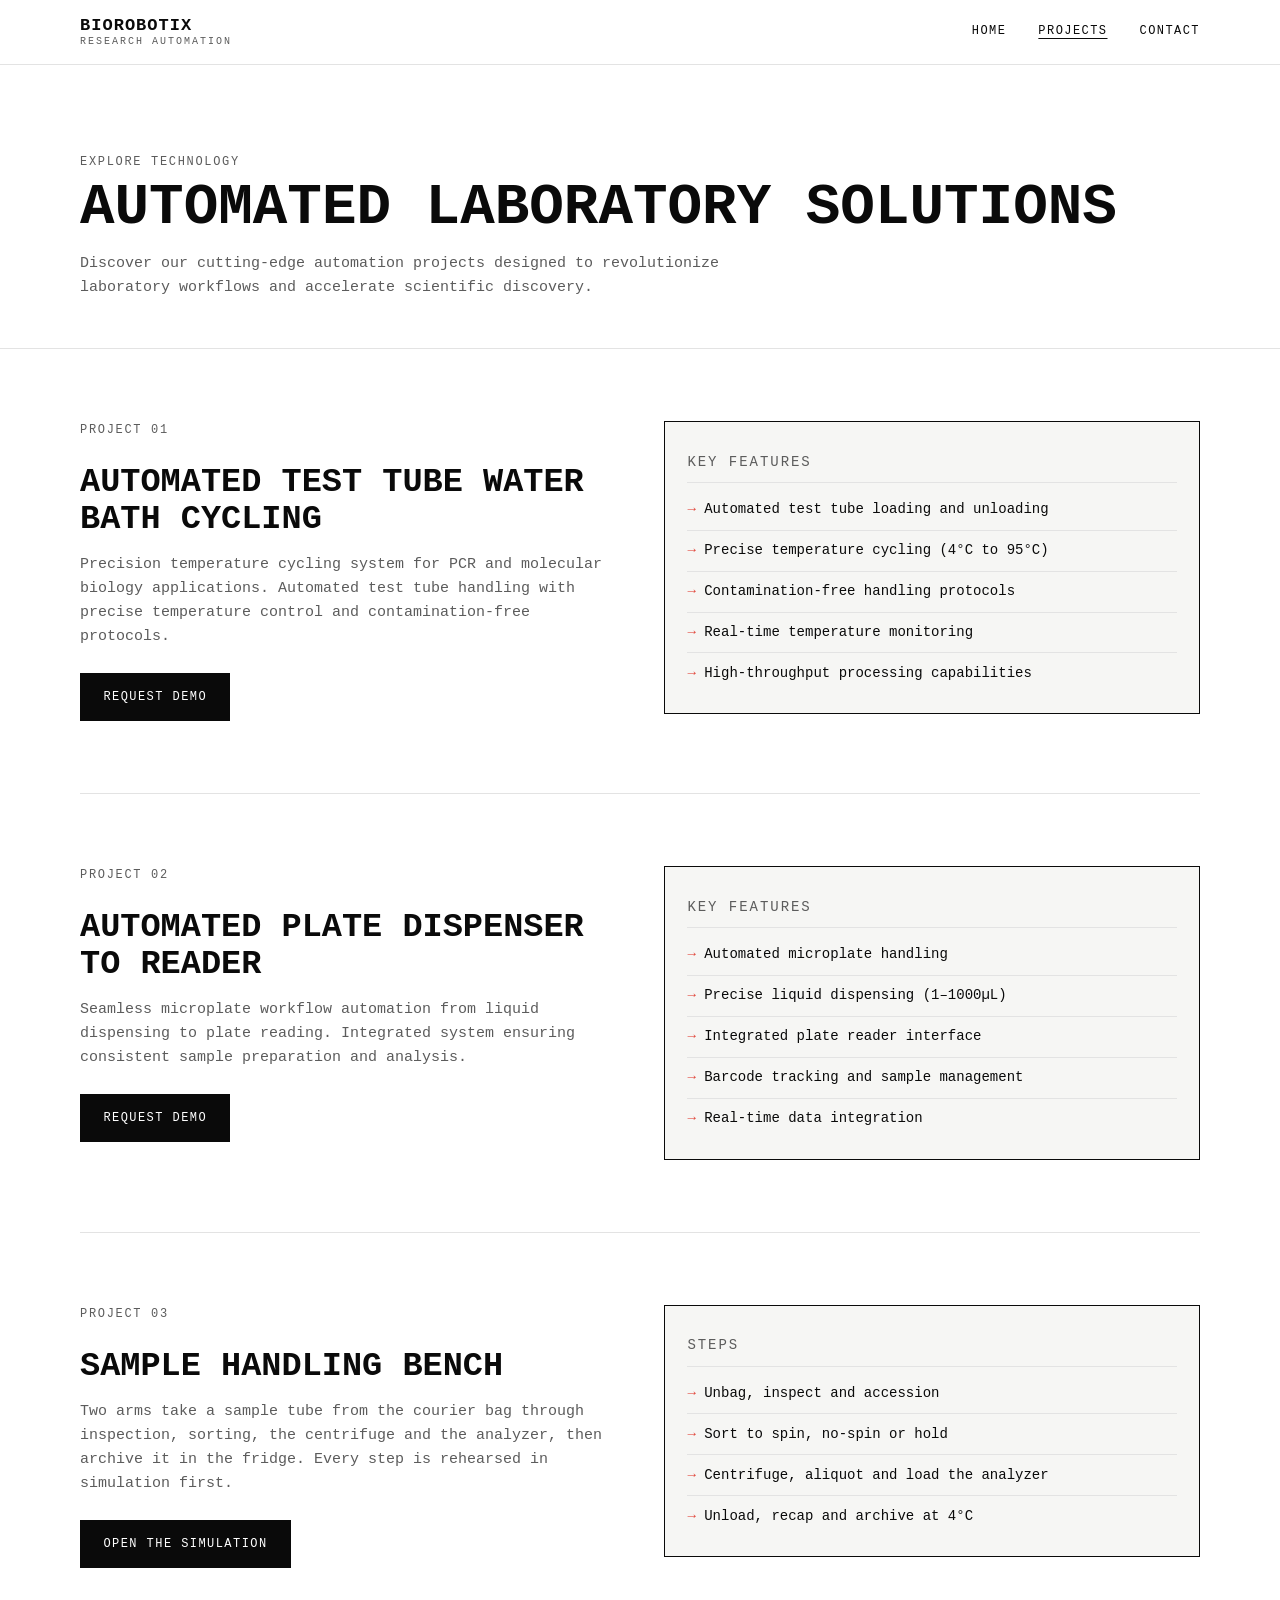
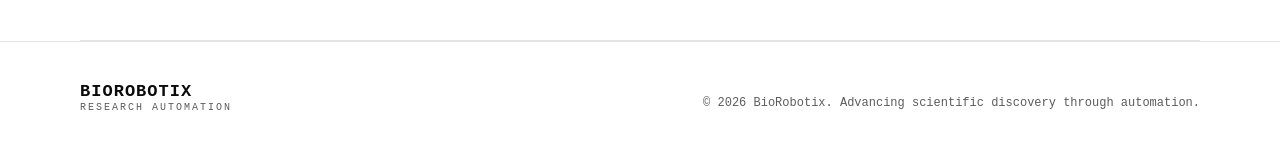
<file: technology.html>
<!doctype html>
<html lang="en">
<head>
<meta charset="utf-8">
<meta name="viewport" content="width=device-width,initial-scale=1">
<title>Projects - BioRobotix</title>
<meta name="description" content="BioRobotix automation projects: automated test tube water bath cycling and an automated plate dispenser to reader workflow.">
<link rel="icon" type="image/svg+xml" href="assets/favicon.svg">
<link rel="alternate icon" type="image/x-icon" href="assets/favicon.ico">
<link rel="stylesheet" href="assets/style.css?v=5">
</head>
<body>

<header class="top">
  <div class="wrap">
    <a class="brand" href="index.html"><b>BIOROBOTIX</b><span>RESEARCH AUTOMATION</span></a>
    <nav class="nav">
      <a href="index.html">Home</a>
      <a href="technology.html" aria-current="page">Projects</a>
      <a href="https://calendly.com/arforoug/30min">Contact</a>
    </nav>
  </div>
</header>

<main>
<section class="page-head">
  <div class="wrap">
    <p class="k">Explore technology</p>
    <h1>Automated laboratory solutions</h1>
    <p>Discover our cutting-edge automation projects designed to revolutionize laboratory workflows and accelerate scientific discovery.</p>
  </div>
</section>

<div class="wrap">
  <article class="proj">
    <div>
      <p class="k">Project 01</p>
      <h2>Automated test tube water bath cycling</h2>
      <p>Precision temperature cycling system for PCR and molecular biology applications. Automated test tube handling with precise temperature control and contamination-free protocols.</p>
      <div class="btns"><a class="btn solid" href="https://calendly.com/arforoug/30min">Request demo</a></div>
    </div>
    <ul class="feat">
      <li class="feat-k">Key features</li>
      <li>Automated test tube loading and unloading</li>
      <li>Precise temperature cycling (4&deg;C to 95&deg;C)</li>
      <li>Contamination-free handling protocols</li>
      <li>Real-time temperature monitoring</li>
      <li>High-throughput processing capabilities</li>
    </ul>
  </article>

  <article class="proj">
    <div>
      <p class="k">Project 02</p>
      <h2>Automated plate dispenser to reader</h2>
      <p>Seamless microplate workflow automation from liquid dispensing to plate reading. Integrated system ensuring consistent sample preparation and analysis.</p>
      <div class="btns"><a class="btn solid" href="https://calendly.com/arforoug/30min">Request demo</a></div>
    </div>
    <ul class="feat">
      <li class="feat-k">Key features</li>
      <li>Automated microplate handling</li>
      <li>Precise liquid dispensing (1&ndash;1000&micro;L)</li>
      <li>Integrated plate reader interface</li>
      <li>Barcode tracking and sample management</li>
      <li>Real-time data integration</li>
    </ul>
  </article>

  <article class="proj">
    <div>
      <p class="k">Project 03</p>
      <h2>Sample handling bench</h2>
      <p>Two arms take a sample tube from the courier bag through inspection, sorting, the centrifuge and the analyzer, then archive it in the fridge. Every step is rehearsed in simulation first.</p>
      <div class="btns"><a class="btn solid" href="bench.html">Open the simulation</a></div>
    </div>
    <ul class="feat">
      <li class="feat-k">Steps</li>
      <li>Unbag, inspect and accession</li>
      <li>Sort to spin, no-spin or hold</li>
      <li>Centrifuge, aliquot and load the analyzer</li>
      <li>Unload, recap and archive at 4&deg;C</li>
    </ul>
  </article>
</div>
</main>

<footer class="foot">
  <div class="wrap">
    <a class="brand" href="index.html"><b>BIOROBOTIX</b><span>RESEARCH AUTOMATION</span></a>
    <p>&copy; 2026 BioRobotix. Advancing scientific discovery through automation.</p>
  </div>
</footer>
</body>
</html>
</file>
<file: assets/style.css>
:root{
  --ink:#0a0a0a;--muted:#5c5c5c;--line:#e3e3e3;--paper:#ffffff;--soft:#f6f6f4;--accent:#e2483d;
  --mono:ui-monospace,SFMono-Regular,Menlo,Monaco,Consolas,"Liberation Mono","Courier New",monospace;
  --wrap:1200px;--pad:clamp(16px,4vw,40px);
}
*{box-sizing:border-box}
html{-webkit-text-size-adjust:100%}
body{margin:0;background:var(--paper);color:var(--ink);font-family:var(--mono);font-size:15px;line-height:1.6}
a{color:inherit}
img,video,iframe{display:block;max-width:100%}
.wrap{max-width:var(--wrap);margin:0 auto;padding:0 var(--pad)}
.k{font-size:12px;letter-spacing:.14em;text-transform:uppercase;color:var(--muted);margin:0 0 1rem}

/* header */
.top{position:sticky;top:0;z-index:10;background:rgba(255,255,255,.94);backdrop-filter:blur(6px);border-bottom:1px solid var(--line)}
.top .wrap{display:flex;align-items:center;justify-content:space-between;gap:1rem;height:64px}
.brand{text-decoration:none;line-height:1.15}
.brand b{display:block;font-size:17px;letter-spacing:.06em}
.brand span{display:block;font-size:10px;letter-spacing:.2em;color:var(--muted)}
.nav{display:flex;gap:clamp(.9rem,2.5vw,2rem);font-size:12px;letter-spacing:.12em;text-transform:uppercase}
.nav a{text-decoration:none}
.nav a:hover,.nav a[aria-current]{text-decoration:underline;text-underline-offset:4px}

/* buttons */
.btns{display:flex;flex-wrap:wrap;gap:.75rem}
.btn{display:inline-block;padding:.85rem 1.4rem;border:1px solid var(--ink);font-size:12px;letter-spacing:.12em;text-transform:uppercase;text-decoration:none;background:var(--paper)}
.btn.solid{background:var(--ink);color:#fff}
.btn:hover{background:var(--ink);color:#fff}
.btn.solid:hover{background:#333}

/* hero */
.hero{border-bottom:1px solid var(--line);background-image:linear-gradient(var(--line) 1px,transparent 1px),linear-gradient(90deg,var(--line) 1px,transparent 1px);background-size:48px 48px;background-position:-1px -1px}
.hero .wrap{display:grid;gap:clamp(2rem,4vw,3.5rem);padding-top:clamp(2.5rem,6vw,5rem);padding-bottom:clamp(2.5rem,6vw,5rem);align-items:center}
@media (min-width:1000px){.hero .wrap{grid-template-columns:minmax(0,.9fr) minmax(0,1.1fr)}}
.hero-copy{background:rgba(255,255,255,.85)}
.hero h1{margin:0 0 1.25rem;font-size:clamp(2.4rem,1.4rem + 4vw,4.25rem);line-height:.98;letter-spacing:-.01em;font-weight:800;text-transform:uppercase}
.hero .lead{margin:0 0 2rem;max-width:34rem;color:var(--muted)}
.stats{display:flex;gap:clamp(1.5rem,4vw,3rem);margin:2.5rem 0 0;padding:1.25rem 0 0;border-top:1px solid var(--line)}
.stats b{display:block;font-size:clamp(1.4rem,1rem + 1.2vw,1.9rem);line-height:1.1}
.stats span{font-size:10px;letter-spacing:.14em;text-transform:uppercase;color:var(--muted)}

/* the bench animation */
.bench{margin:0;border:1px solid var(--ink);background:#f2efe7}
.bench-frame{position:relative}
.bench iframe{width:100%;height:520px;border:0;background:#f2efe7}
.bench figcaption{display:flex;flex-wrap:wrap;justify-content:space-between;gap:.25rem 1rem;padding:.7rem .9rem;border-top:1px solid var(--ink);background:var(--paper);font-size:11px;letter-spacing:.12em;text-transform:uppercase}
.bench figcaption span{color:var(--muted)}
.bench figcaption a{text-decoration:none;white-space:nowrap}
.bench figcaption a:hover{text-decoration:underline;text-underline-offset:3px}

/* sections */
.sec{padding:clamp(3.5rem,8vw,6.5rem) 0;border-bottom:1px solid var(--line)}
.sec.soft{background:var(--soft)}
.sec h2{margin:0 0 clamp(2rem,4vw,3rem);font-size:clamp(1.6rem,1.1rem + 2vw,2.6rem);line-height:1.05;text-transform:uppercase;font-weight:800}
.cards{display:grid;gap:1px;background:var(--line);border:1px solid var(--line)}
@media (min-width:760px){.cards{grid-template-columns:repeat(3,minmax(0,1fr))}}
.card{background:var(--paper);padding:clamp(1.5rem,3vw,2.25rem)}
.card .n{font-size:11px;letter-spacing:.14em;color:var(--muted)}
.card h3{margin:.6rem 0 .75rem;font-size:15px;letter-spacing:.08em;text-transform:uppercase}
.card p{margin:0;color:var(--muted);font-size:14px}

/* in action */
.clips{display:grid;gap:clamp(2rem,4vw,3rem)}
@media (min-width:860px){.clips{grid-template-columns:minmax(0,.62fr) minmax(0,1fr);align-items:start}}
.clip{margin:0}
.clip video{width:100%;background:#111;border:1px solid var(--ink)}
.clip.tall video{aspect-ratio:540/672;object-fit:cover}
.clip.wide video{aspect-ratio:16/9;object-fit:cover}
.clip figcaption{padding-top:1rem}
.clip h3{margin:0 0 .5rem;font-size:15px;letter-spacing:.08em;text-transform:uppercase}
.clip p{margin:0;color:var(--muted);font-size:14px;max-width:34rem}
.clip.full{margin-top:clamp(2.5rem,5vw,4rem)}
.clip.full video{aspect-ratio:1280/810;object-fit:cover}
.clips .stack{display:grid;gap:clamp(2rem,4vw,3rem)}

/* projects page */
.page-head{padding:clamp(3rem,7vw,5.5rem) 0 clamp(2rem,4vw,3rem);border-bottom:1px solid var(--line)}
.page-head h1{margin:.4rem 0 1rem;font-size:clamp(2rem,1.2rem + 3.4vw,3.6rem);line-height:1;text-transform:uppercase;font-weight:800}
.page-head p{margin:0;max-width:40rem;color:var(--muted)}
.proj{display:grid;gap:clamp(1.5rem,4vw,3rem);padding:clamp(2.5rem,6vw,4.5rem) 0;border-bottom:1px solid var(--line)}
@media (min-width:900px){.proj{grid-template-columns:minmax(0,1fr) minmax(0,1fr)}}
.proj h2{margin:0 0 1rem;font-size:clamp(1.4rem,1rem + 1.6vw,2.1rem);line-height:1.08;text-transform:uppercase;font-weight:800}
.proj p{margin:0 0 1.5rem;color:var(--muted)}
.feat{margin:0;padding:1.25rem 1.4rem;border:1px solid var(--ink);background:var(--soft);list-style:none;align-self:start}
.feat li{padding:.55rem 0;border-bottom:1px solid var(--line);font-size:14px}
.feat li:last-child{border-bottom:0}
.feat li:not(.feat-k)::before{content:"→ ";color:var(--accent)}
.feat-k{display:block;margin:0 0 .4rem;font-size:11px;letter-spacing:.14em;text-transform:uppercase;color:var(--muted)}

/* footer */
.foot{padding:2.5rem 0}
.foot .wrap{display:flex;flex-wrap:wrap;justify-content:space-between;align-items:end;gap:1rem}
.foot p{margin:0;font-size:12px;color:var(--muted)}

@media (max-width:560px){
  .top .wrap{height:58px}
  .brand span{display:none}
  .nav{gap:.9rem;font-size:11px;letter-spacing:.08em}
  .bench iframe{height:380px}
  .stats{gap:1.25rem}
  .btn{padding:.8rem 1.1rem}
}

/* the labs */
.labs{display:grid;gap:1px;background:var(--line);border:1px solid var(--line)}
@media (min-width:860px){.labs{grid-template-columns:repeat(2,minmax(0,1fr))}}
.lab{background:var(--paper);padding:clamp(1.5rem,3vw,2.5rem)}
.lab .n{font-size:11px;letter-spacing:.14em;text-transform:uppercase;color:var(--accent)}
.lab h3{margin:.6rem 0 .75rem;font-size:clamp(1.05rem,.95rem + .5vw,1.3rem);text-transform:uppercase;letter-spacing:.04em}
.lab p{margin:0 0 1.25rem;color:var(--muted);font-size:14px}
.lab ul{margin:0;padding:0;list-style:none;border-top:1px solid var(--line)}
.lab li{padding:.55rem 0;border-bottom:1px solid var(--line);font-size:14px}
.lab li::before{content:"→ ";color:var(--accent)}

/* the market */
.nums{display:grid;gap:clamp(1.5rem,3vw,2.5rem);margin:0}
@media (min-width:860px){.nums{grid-template-columns:repeat(3,minmax(0,1fr))}}
.nums>div{border-top:2px solid var(--ink);padding-top:1.1rem}
.nums dt{font-size:clamp(2rem,1.4rem + 2.2vw,3rem);font-weight:800;line-height:1;margin:0 0 .9rem}
.nums dd{margin:0}
.nums dd p{margin:0 0 .75rem;font-size:14px}
.nums dd span{font-size:10px;letter-spacing:.14em;text-transform:uppercase;color:var(--muted)}
.nums-note{margin:clamp(2rem,4vw,3rem) 0 0;max-width:46rem;color:var(--muted)}

/* closing band */
.sec.cta{background:var(--ink);color:#fff;border-bottom:0}
.sec.cta .k{color:#9a9a9a}
.sec.cta h2{margin-bottom:1rem}
.sec.cta p{margin:0 0 2rem;max-width:38rem;color:#c9c9c9}
.sec.cta .btn{background:transparent;color:#fff;border-color:#fff}
.sec.cta .btn.solid{background:#fff;color:var(--ink)}
.sec.cta .btn:hover{background:#fff;color:var(--ink)}
.foot{border-top:1px solid var(--line)}
</file>
